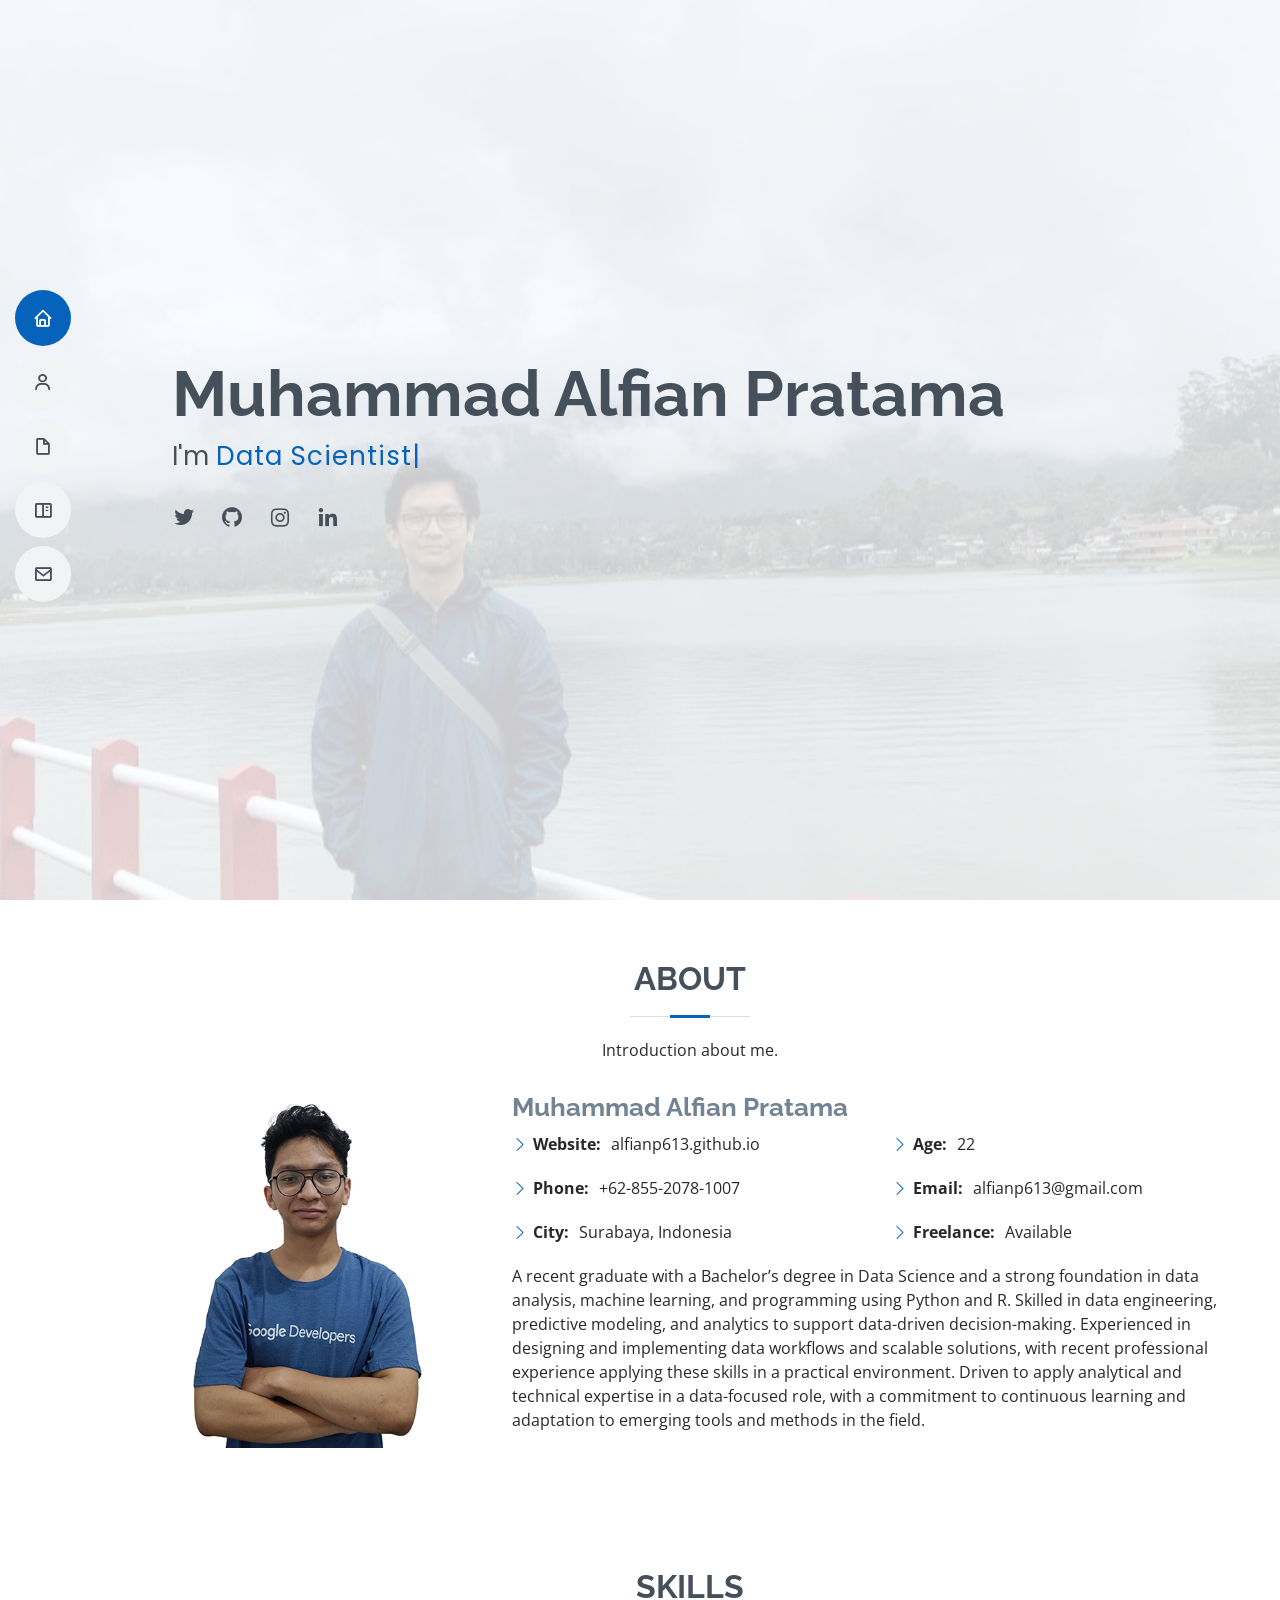
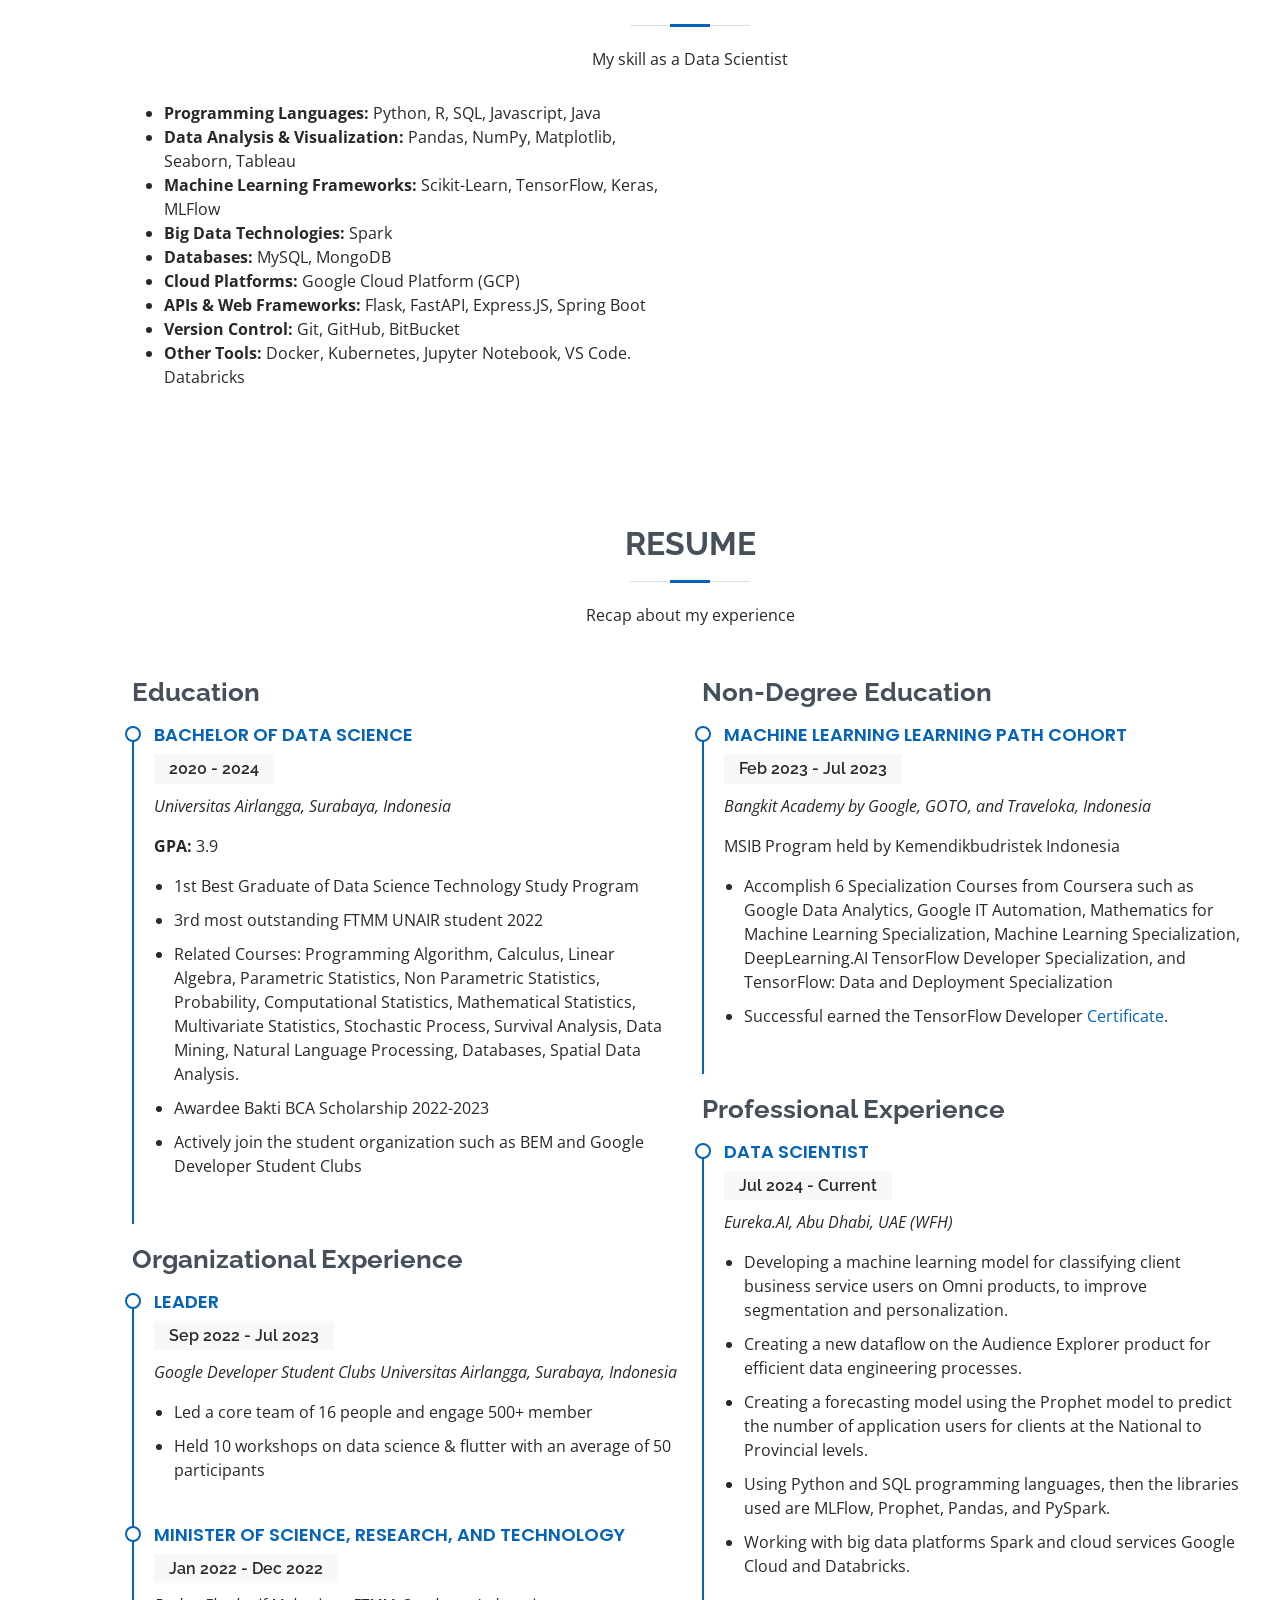
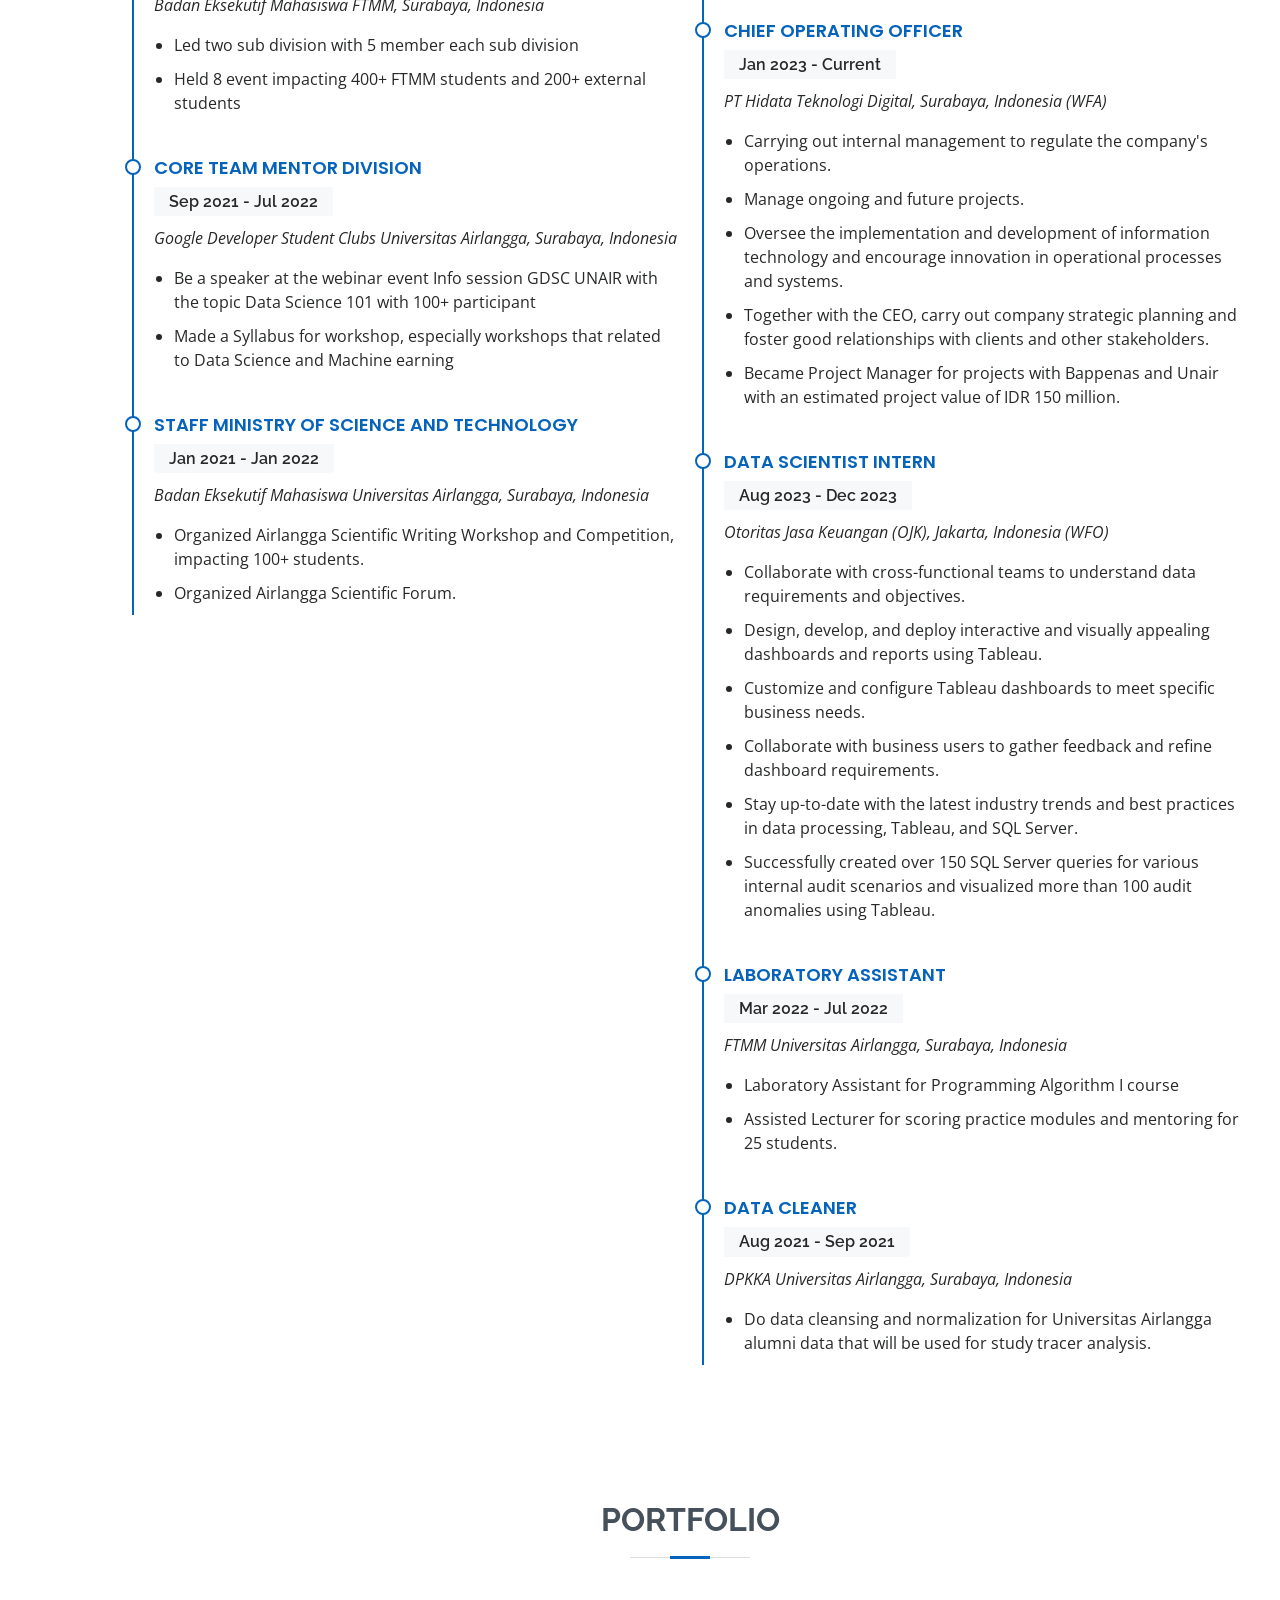
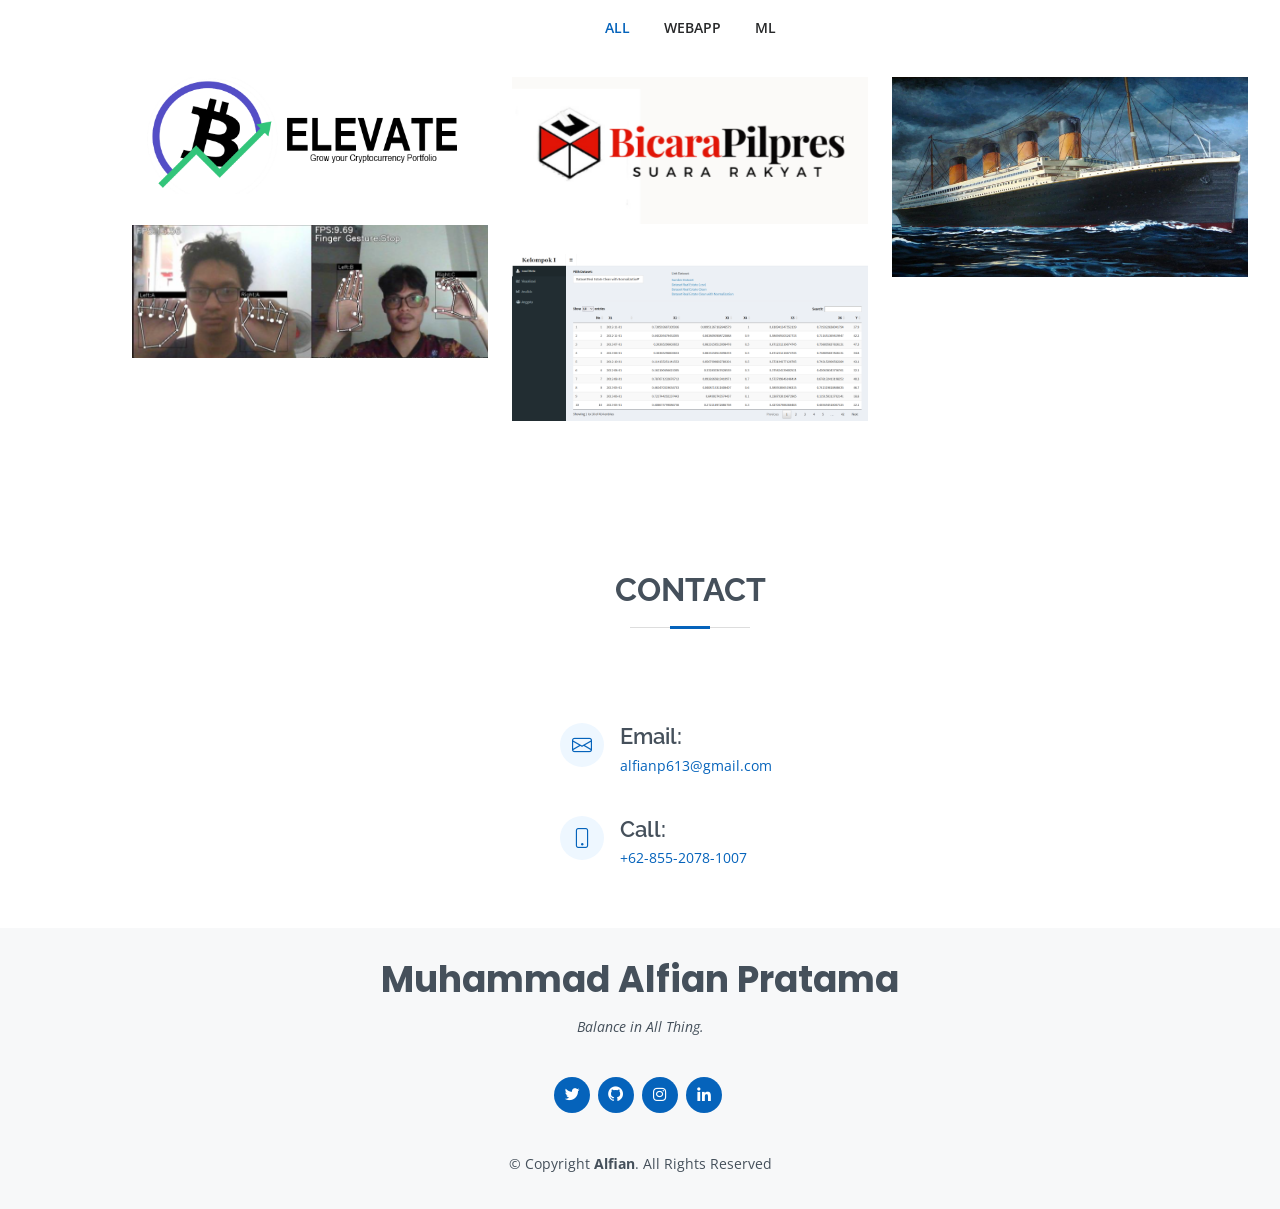
<file: index.html>
<!DOCTYPE html>
<html lang="en">
  <head>
    <meta charset="utf-8" />
    <meta content="width=device-width, initial-scale=1.0" name="viewport" />

    <title>Muhammad Alfian Pratama</title>
    <meta content="" name="description" />
    <meta content="" name="keywords" />

    <!-- Favicons -->
    <link href="assets/img/favicon.png" rel="icon" />
    <link href="assets/img/apple-touch-icon.png" rel="apple-touch-icon" />

    <!-- Google Fonts -->
    <link href="https://fonts.googleapis.com/css?family=Open+Sans:300,300i,400,400i,600,600i,700,700i|Raleway:300,300i,400,400i,500,500i,600,600i,700,700i|Poppins:300,300i,400,400i,500,500i,600,600i,700,700i" rel="stylesheet" />

    <!-- Vendor CSS Files -->
    <link href="assets/vendor/aos/aos.css" rel="stylesheet" />
    <link href="assets/vendor/bootstrap/css/bootstrap.min.css" rel="stylesheet" />
    <link href="assets/vendor/bootstrap-icons/bootstrap-icons.css" rel="stylesheet" />
    <link href="assets/vendor/boxicons/css/boxicons.min.css" rel="stylesheet" />
    <link href="assets/vendor/glightbox/css/glightbox.min.css" rel="stylesheet" />
    <link href="assets/vendor/swiper/swiper-bundle.min.css" rel="stylesheet" />

    <!-- Template Main CSS File -->
    <link href="assets/css/style.css" rel="stylesheet" />

    <!-- =======================================================
  * Template Name: MyResume
  * Updated: Mar 10 2023 with Bootstrap v5.2.3
  * Template URL: https://bootstrapmade.com/free-html-bootstrap-template-my-resume/
  * Author: BootstrapMade.com
  * License: https://bootstrapmade.com/license/
  ======================================================== -->
  </head>

  <body>
    <!-- ======= Mobile nav toggle button ======= -->
    <!-- <button type="button" class="mobile-nav-toggle d-xl-none"><i class="bi bi-list mobile-nav-toggle"></i></button> -->
    <i class="bi bi-list mobile-nav-toggle d-lg-none"></i>
    <!-- ======= Header ======= -->
    <header id="header" class="d-flex flex-column justify-content-center">
      <nav id="navbar" class="navbar nav-menu">
        <ul>
          <li>
            <a href="#hero" class="nav-link scrollto active"><i class="bx bx-home"></i> <span>Home</span></a>
          </li>
          <li>
            <a href="#about" class="nav-link scrollto"><i class="bx bx-user"></i> <span>About</span></a>
          </li>
          <li>
            <a href="#resume" class="nav-link scrollto"><i class="bx bx-file-blank"></i> <span>Resume</span></a>
          </li>
          <li>
            <a href="#portfolio" class="nav-link scrollto"><i class="bx bx-book-content"></i> <span>Portfolio</span></a>
          </li>
          <!-- <li>
            <a href="#services" class="nav-link scrollto"><i class="bx bx-server"></i> <span>Services</span></a>
          </li> -->
          <li>
            <a href="#contact" class="nav-link scrollto"><i class="bx bx-envelope"></i> <span>Contact</span></a>
          </li>
        </ul>
      </nav>
      <!-- .nav-menu -->
    </header>
    <!-- End Header -->

    <!-- ======= Hero Section ======= -->
    <section id="hero" class="d-flex flex-column justify-content-center">
      <div class="container" data-aos="zoom-in" data-aos-delay="100">
        <h1>Muhammad Alfian Pratama</h1>
        <p>I'm <span class="typed" data-typed-items=" Data Scientist, Data Engineer, Data Analyst, Machine Learning Engineer, Project Manager, Traveler"></span></p>
        <div class="social-links">
          <a href="https://twitter.com/malpr_" class="twitter" target="_blank"><i class="bx bxl-twitter"></i></a>
          <a href="https://github.com/alfianp613" class="github" target="_blank"><i class="bx bxl-github"></i></a>
          <a href="https://www.instagram.com/alfianpratamaa_/" class="instagram" target="_blank"><i class="bx bxl-instagram"></i></a>
          <a href="https://www.linkedin.com/in/muhammadalfianpratama/" class="linkedin" target="_blank"><i class="bx bxl-linkedin"></i></a>
        </div>
      </div>
    </section>
    <!-- End Hero -->

    <main id="main">
      <!-- ======= About Section ======= -->
      <section id="about" class="about">
        <div class="container" data-aos="fade-up">
          <div class="section-title">
            <h2>About</h2>
            <p>Introduction about me.</p>
          </div>

          <div class="row">
            <div class="col-lg-4">
              <img src="assets/img/profile-img.png" class="img-fluid" alt="" />
            </div>
            <div class="col-lg-8 pt-4 pt-lg-0 content">
              <h3 class="justify-content-center">Muhammad Alfian Pratama</h3>
              <!-- <p class="fst-italic">Lorem ipsum dolor sit amet, consectetur adipiscing elit, sed do eiusmod tempor incididunt ut labore et dolore magna aliqua.</p> -->
              <div class="row">
                <div class="col-lg-6">
                  <ul>
                    <li><i class="bi bi-chevron-right"></i> <strong>Website:</strong> <span>alfianp613.github.io</span></li>
                    <li><i class="bi bi-chevron-right"></i> <strong>Phone:</strong> <span>+62-855-2078-1007</span></li>
                    <li><i class="bi bi-chevron-right"></i> <strong>City:</strong> <span>Surabaya, Indonesia</span></li>
                  </ul>
                </div>
                <div class="col-lg-6">
                  <ul>
                    <li><i class="bi bi-chevron-right"></i> <strong>Age:</strong> <span>22</span></li>
                    <li><i class="bi bi-chevron-right"></i> <strong>Email:</strong> <span>alfianp613@gmail.com</span></li>
                    <li><i class="bi bi-chevron-right"></i> <strong>Freelance:</strong> <span>Available</span></li>
                  </ul>
                </div>
              </div>
              <p>
                A recent graduate with a Bachelor’s degree in Data Science and a strong foundation in data analysis, machine learning, and programming using Python and R. Skilled in data engineering, predictive modeling, and analytics to
                support data-driven decision-making. Experienced in designing and implementing data workflows and scalable solutions, with recent professional experience applying these skills in a practical environment. Driven to apply
                analytical and technical expertise in a data-focused role, with a commitment to continuous learning and adaptation to emerging tools and methods in the field.
              </p>
            </div>
          </div>
        </div>
      </section>
      <!-- End About Section -->

      <!-- ======= Facts Section ======= -->
      <!-- <section id="facts" class="facts">
        <div class="container" data-aos="fade-up">
          <div class="section-title">
            <h2>Facts</h2>
            <p>
              Magnam dolores commodi suscipit. Necessitatibus eius consequatur ex aliquid fuga eum quidem. Sit sint consectetur velit. Quisquam quos quisquam cupiditate. Et nemo qui impedit suscipit alias ea. Quia fugiat sit in iste
              officiis commodi quidem hic quas.
            </p>
          </div>

          <div class="row">
            <div class="col-lg-3 col-md-6">
              <div class="count-box">
                <i class="bi bi-emoji-smile"></i>
                <span data-purecounter-start="0" data-purecounter-end="232" data-purecounter-duration="1" class="purecounter"></span>
                <p>Happy Clients</p>
              </div>
            </div>

            <div class="col-lg-3 col-md-6 mt-5 mt-md-0">
              <div class="count-box">
                <i class="bi bi-journal-richtext"></i>
                <span data-purecounter-start="0" data-purecounter-end="521" data-purecounter-duration="1" class="purecounter"></span>
                <p>Projects</p>
              </div>
            </div>

            <div class="col-lg-3 col-md-6 mt-5 mt-lg-0">
              <div class="count-box">
                <i class="bi bi-headset"></i>
                <span data-purecounter-start="0" data-purecounter-end="1463" data-purecounter-duration="1" class="purecounter"></span>
                <p>Hours Of Support</p>
              </div>
            </div>

            <div class="col-lg-3 col-md-6 mt-5 mt-lg-0">
              <div class="count-box">
                <i class="bi bi-award"></i>
                <span data-purecounter-start="0" data-purecounter-end="25" data-purecounter-duration="1" class="purecounter"></span>
                <p>Awards</p>
              </div>
            </div>
          </div>
        </div>
      </section> -->
      <!-- End Facts Section --
      <!-- ======= Skills Section ======= -->
      <section id="skills" class="skills section-bg">
        <div class="container" data-aos="fade-up">
          <div class="section-title">
            <h2>Skills</h2>
            <p>My skill as a Data Scientist</p>
          </div>

          <div class="row skills-content">
            <div class="col-lg-6">
              <ul>
                <li><strong>Programming Languages:</strong> <span>Python, R, SQL, Javascript, Java</span></li>
                <li><strong>Data Analysis & Visualization:</strong> <span>Pandas, NumPy, Matplotlib, Seaborn, Tableau</span></li>
                <li><strong>Machine Learning Frameworks:</strong> <span>Scikit-Learn, TensorFlow, Keras, MLFlow</span></li>
                <li><strong>Big Data Technologies:</strong> <span>Spark</span></li>
                <li><strong>Databases:</strong> <span>MySQL, MongoDB</span></li>
                <li><strong>Cloud Platforms:</strong> <span>Google Cloud Platform (GCP)</span></li>
                <li><strong>APIs & Web Frameworks:</strong> <span>Flask, FastAPI, Express.JS, Spring Boot</span></li>
                <li><strong>Version Control:</strong> <span>Git, GitHub, BitBucket</span></li>
                <li><strong>Other Tools:</strong> <span>Docker, Kubernetes, Jupyter Notebook, VS Code. Databricks</span></li>
              </ul>
            </div>
          </div>
        </div>
      </section>
      <!-- End Skills Section -->

      <!-- ======= Resume Section ======= -->
      <section id="resume" class="resume">
        <div class="container" data-aos="fade-up">
          <div class="section-title">
            <h2>Resume</h2>
            <p>Recap about my experience</p>
          </div>

          <div class="row">
            <div class="col-lg-6">
              <h3 class="resume-title">Education</h3>
              <div class="resume-item">
                <h4>Bachelor of Data Science</h4>
                <h5>2020 - 2024</h5>
                <p><em>Universitas Airlangga, Surabaya, Indonesia</em></p>
                <p><strong>GPA:</strong> <span>3.9</span></p>
                <ul>
                  <li>1st Best Graduate of Data Science Technology Study Program</li>
                  <li>3rd most outstanding FTMM UNAIR student 2022</li>
                  <li>
                    Related Courses: Programming Algorithm, Calculus, Linear Algebra, Parametric Statistics, Non Parametric Statistics, Probability, Computational Statistics, Mathematical Statistics, Multivariate Statistics, Stochastic
                    Process, Survival Analysis, Data Mining, Natural Language Processing, Databases, Spatial Data Analysis.
                  </li>
                  <li>Awardee Bakti BCA Scholarship 2022-2023</li>
                  <li>Actively join the student organization such as BEM and Google Developer Student Clubs</li>
                </ul>
              </div>
              <h3 class="resume-title">Organizational Experience</h3>
              <div class="resume-item">
                <h4>Leader</h4>
                <h5>Sep 2022 - Jul 2023</h5>
                <p><em>Google Developer Student Clubs Universitas Airlangga, Surabaya, Indonesia </em></p>
                <ul>
                  <li>Led a core team of 16 people and engage 500+ member</li>
                  <li>Held 10 workshops on data science & flutter with an average of 50 participants</li>
                </ul>
              </div>
              <div class="resume-item">
                <h4>Minister of Science, Research, and Technology</h4>
                <h5>Jan 2022 - Dec 2022</h5>
                <p><em>Badan Eksekutif Mahasiswa FTMM, Surabaya, Indonesia </em></p>
                <ul>
                  <li>Led two sub division with 5 member each sub division</li>
                  <li>Held 8 event impacting 400+ FTMM students and 200+ external students</li>
                </ul>
              </div>
              <div class="resume-item">
                <h4>Core Team Mentor Division</h4>
                <h5>Sep 2021 - Jul 2022</h5>
                <p><em>Google Developer Student Clubs Universitas Airlangga, Surabaya, Indonesia </em></p>
                <ul>
                  <li>Be a speaker at the webinar event Info session GDSC UNAIR with the topic Data Science 101 with 100+ participant</li>
                  <li>Made a Syllabus for workshop, especially workshops that related to Data Science and Machine earning</li>
                </ul>
              </div>
              <div class="resume-item">
                <h4>Staff Ministry of Science and Technology</h4>
                <h5>Jan 2021 - Jan 2022</h5>
                <p><em>Badan Eksekutif Mahasiswa Universitas Airlangga, Surabaya, Indonesia </em></p>
                <ul>
                  <li>Organized Airlangga Scientific Writing Workshop and Competition, impacting 100+ students.</li>
                  <li>Organized Airlangga Scientific Forum.</li>
                </ul>
              </div>
            </div>
            <div class="col-lg-6">
              <h3 class="resume-title">Non-Degree Education</h3>
              <div class="resume-item">
                <h4>Machine Learning Learning Path Cohort</h4>
                <h5>Feb 2023 - Jul 2023</h5>
                <p><em>Bangkit Academy by Google, GOTO, and Traveloka, Indonesia</em></p>
                <p>MSIB Program held by Kemendikbudristek Indonesia</p>
                <ul>
                  <li>
                    Accomplish 6 Specialization Courses from Coursera such as Google Data Analytics, Google IT Automation, Mathematics for Machine Learning Specialization, Machine Learning Specialization, DeepLearning.AI TensorFlow
                    Developer Specialization, and TensorFlow: Data and Deployment Specialization
                  </li>
                  <li>Successful earned the TensorFlow Developer <a href="https://www.credential.net/7b55ae95-1c4c-4979-b8a4-37efd6d26d86" target="_blank">Certificate</a>.</li>
                </ul>
              </div>
              <h3 class="resume-title">Professional Experience</h3>
              <div class="resume-item">
                <h4>Data Scientist</h4>
                <h5>Jul 2024 - Current</h5>
                <p><em>Eureka.AI, Abu Dhabi, UAE (WFH)</em></p>
                <ul>
                  <li>Developing a machine learning model for classifying client business service users on Omni products, to improve segmentation and personalization.</li>
                  <li>Creating a new dataflow on the Audience Explorer product for efficient data engineering processes.</li>
                  <li>Creating a forecasting model using the Prophet model to predict the number of application users for clients at the National to Provincial levels.</li>
                  <li>Using Python and SQL programming languages, then the libraries used are MLFlow, Prophet, Pandas, and PySpark.</li>
                  <li>Working with big data platforms Spark and cloud services Google Cloud and Databricks.</li>
                </ul>
              </div>
              <div class="resume-item">
                <h4>Chief Operating Officer</h4>
                <h5>Jan 2023 - Current</h5>
                <p><em>PT Hidata Teknologi Digital, Surabaya, Indonesia (WFA)</em></p>
                <ul>
                  <li>Carrying out internal management to regulate the company's operations.</li>
                  <li>Manage ongoing and future projects.</li>
                  <li>Oversee the implementation and development of information technology and encourage innovation in operational processes and systems.</li>
                  <li>Together with the CEO, carry out company strategic planning and foster good relationships with clients and other stakeholders.</li>
                  <li>Became Project Manager for projects with Bappenas and Unair with an estimated project value of IDR 150 million.</li>
                </ul>
              </div>
              <div class="resume-item">
                <h4>Data Scientist Intern</h4>
                <h5>Aug 2023 - Dec 2023</h5>
                <p><em>Otoritas Jasa Keuangan (OJK), Jakarta, Indonesia (WFO)</em></p>
                <ul>
                  <li>Collaborate with cross-functional teams to understand data requirements and objectives.</li>
                  <li>Design, develop, and deploy interactive and visually appealing dashboards and reports using Tableau.</li>
                  <li>Customize and configure Tableau dashboards to meet specific business needs.</li>
                  <li>Collaborate with business users to gather feedback and refine dashboard requirements.</li>
                  <li>Stay up-to-date with the latest industry trends and best practices in data processing, Tableau, and SQL Server.</li>
                  <li>Successfully created over 150 SQL Server queries for various internal audit scenarios and visualized more than 100 audit anomalies using Tableau.</li>
                </ul>
              </div>
              <div class="resume-item">
                <h4>Laboratory Assistant</h4>
                <h5>Mar 2022 - Jul 2022</h5>
                <p><em>FTMM Universitas Airlangga, Surabaya, Indonesia </em></p>
                <ul>
                  <li>Laboratory Assistant for Programming Algorithm I course</li>
                  <li>Assisted Lecturer for scoring practice modules and mentoring for 25 students.</li>
                </ul>
              </div>
              <div class="resume-item">
                <h4>Data Cleaner</h4>
                <h5>Aug 2021 - Sep 2021</h5>
                <p><em>DPKKA Universitas Airlangga, Surabaya, Indonesia</em></p>
                <ul>
                  <li>Do data cleansing and normalization for Universitas Airlangga alumni data that will be used for study tracer analysis.</li>
                </ul>
              </div>
            </div>
          </div>
        </div>
      </section>
      <!-- End Resume Section -->

      <!-- ======= Portfolio Section ======= -->
      <section id="portfolio" class="portfolio section-bg">
        <div class="container" data-aos="fade-up">
          <div class="section-title">
            <h2>Portfolio</h2>
            <!-- <p>My portfolio</p> -->
          </div>

          <div class="row">
            <div class="col-lg-12 d-flex justify-content-center" data-aos="fade-up" data-aos-delay="100">
              <ul id="portfolio-flters">
                <li data-filter="*" class="filter-active">All</li>
                <li data-filter=".filter-webapp">Webapp</li>
                <li data-filter=".filter-ml">ML</li>
              </ul>
            </div>
          </div>

          <div class="row portfolio-container" data-aos="fade-up" data-aos-delay="200">
            <div class="col-lg-4 col-md-6 portfolio-item filter-webapp">
              <div class="portfolio-wrap">
                <img src="assets/img/portfolio/elevate.png" class="img-fluid" alt="" />
                <div class="portfolio-info">
                  <h4>Elevate</h4>
                  <p>Decision Support System for Cryptocurrencies Investing using Sentiment Analysis and Time Series Forecasting</p>
                  <div class="portfolio-links">
                    <a href="elevate_details.html" class="portfolio-details-lightbox" data-glightbox="type: external" title="Portfolio Details"><i class="bx bx-link"></i></a>
                  </div>
                </div>
              </div>
            </div>

            <div class="col-lg-4 col-md-6 portfolio-item filter-webapp">
              <div class="portfolio-wrap">
                <img src="assets/img/portfolio/bicarapilpres.png" class="img-fluid" alt="" />
                <div class="portfolio-info">
                  <h4>Bicara Pilpres</h4>
                  <p>Sentiment Analysis Dashboard for Indonesian Presidential Election 2024 Candidates</p>
                  <div class="portfolio-links">
                    <a href="bicarapilpres_details.html" class="portfolio-details-lightbox" data-glightbox="type: external" title="Portfolio Details"><i class="bx bx-link"></i></a>
                  </div>
                </div>
              </div>
            </div>

            <div class="col-lg-4 col-md-6 portfolio-item filter-ml">
              <div class="portfolio-wrap">
                <img src="assets/img/portfolio/titanic.jpg" class="img-fluid" alt="" />
                <div class="portfolio-info">
                  <h4>Titanic</h4>
                  <p>Titanic Machine Learning Models</p>
                  <div class="portfolio-links">
                    <a href="titanic_details.html" class="portfolio-details-lightbox" data-glightbox="type: external" title="Portfolio Details"><i class="bx bx-link"></i></a>
                  </div>
                </div>
              </div>
            </div>

            <div class="col-lg-4 col-md-6 portfolio-item filter-ml">
              <div class="portfolio-wrap">
                <img src="assets/img/portfolio/sign.png" class="img-fluid" alt="" />
                <div class="portfolio-info">
                  <h4>Sign Language Classification</h4>
                  <p>SIBI (Sistem Bahasa Isyarat Indonesia) Sign Language Alphabetic Classification using Mediapipe</p>
                  <div class="portfolio-links">
                    <a href="sibi_details.html" class="portfolio-details-lightbox" data-glightbox="type: external" title="Portfolio Details"><i class="bx bx-link"></i></a>
                  </div>
                </div>
              </div>
            </div>

            <div class="col-lg-4 col-md-6 portfolio-item filter-webapp">
              <div class="portfolio-wrap">
                <img src="assets/img/portfolio/real_estate.png" class="img-fluid" alt="" />
                <div class="portfolio-info">
                  <h4>Real Estate Dashboard</h4>
                  <p>Real Estate Dashboard Analysis</p>
                  <div class="portfolio-links">
                    <a href="real_details.html" class="portfolio-details-lightbox" data-glightbox="type: external" title="Portfolio Details"><i class="bx bx-link"></i></a>
                  </div>
                </div>
              </div>
            </div>
            <!-- 
            <div class="col-lg-4 col-md-6 portfolio-item filter-web">
              <div class="portfolio-wrap">
                <img src="assets/img/portfolio/portfolio-5.jpg" class="img-fluid" alt="" />
                <div class="portfolio-info">
                  <h4>Web 2</h4>
                  <p>Web</p>
                  <div class="portfolio-links">
                    <a href="assets/img/portfolio/portfolio-5.jpg" data-gallery="portfolioGallery" class="portfolio-lightbox" title="Web 2"><i class="bx bx-plus"></i></a>
                    <a href="portfolio-details.html" class="portfolio-details-lightbox" data-glightbox="type: external" title="Portfolio Details"><i class="bx bx-link"></i></a>
                  </div>
                </div>
              </div>
            </div>

            <div class="col-lg-4 col-md-6 portfolio-item filter-app">
              <div class="portfolio-wrap">
                <img src="assets/img/portfolio/portfolio-6.jpg" class="img-fluid" alt="" />
                <div class="portfolio-info">
                  <h4>App 3</h4>
                  <p>App</p>
                  <div class="portfolio-links">
                    <a href="assets/img/portfolio/portfolio-6.jpg" data-gallery="portfolioGallery" class="portfolio-lightbox" title="App 3"><i class="bx bx-plus"></i></a>
                    <a href="portfolio-details.html" class="portfolio-details-lightbox" data-glightbox="type: external" title="Portfolio Details"><i class="bx bx-link"></i></a>
                  </div>
                </div>
              </div>
            </div>

            <div class="col-lg-4 col-md-6 portfolio-item filter-card">
              <div class="portfolio-wrap">
                <img src="assets/img/portfolio/portfolio-7.jpg" class="img-fluid" alt="" />
                <div class="portfolio-info">
                  <h4>Card 1</h4>
                  <p>Card</p>
                  <div class="portfolio-links">
                    <a href="assets/img/portfolio/portfolio-7.jpg" data-gallery="portfolioGallery" class="portfolio-lightbox" title="Card 1"><i class="bx bx-plus"></i></a>
                    <a href="portfolio-details.html" class="portfolio-details-lightbox" data-glightbox="type: external" title="Portfolio Details"><i class="bx bx-link"></i></a>
                  </div>
                </div>
              </div>
            </div>

            <div class="col-lg-4 col-md-6 portfolio-item filter-card">
              <div class="portfolio-wrap">
                <img src="assets/img/portfolio/portfolio-8.jpg" class="img-fluid" alt="" />
                <div class="portfolio-info">
                  <h4>Card 3</h4>
                  <p>Card</p>
                  <div class="portfolio-links">
                    <a href="assets/img/portfolio/portfolio-8.jpg" data-gallery="portfolioGallery" class="portfolio-lightbox" title="Card 3"><i class="bx bx-plus"></i></a>
                    <a href="portfolio-details.html" class="portfolio-details-lightbox" data-glightbox="type: external" title="Portfolio Details"><i class="bx bx-link"></i></a>
                  </div>
                </div>
              </div>
            </div>

            <div class="col-lg-4 col-md-6 portfolio-item filter-web">
              <div class="portfolio-wrap">
                <img src="assets/img/portfolio/portfolio-9.jpg" class="img-fluid" alt="" />
                <div class="portfolio-info">
                  <h4>Web 3</h4>
                  <p>Web</p>
                  <div class="portfolio-links">
                    <a href="assets/img/portfolio/portfolio-9.jpg" data-gallery="portfolioGallery" class="portfolio-lightbox" title="Web 3"><i class="bx bx-plus"></i></a>
                    <a href="portfolio-details.html" class="portfolio-details-lightbox" data-glightbox="type: external" title="Portfolio Details"><i class="bx bx-link"></i></a>
                  </div>
                </div>
              </div>
            </div> -->
          </div>
        </div>
      </section>
      <!-- End Portfolio Section -->

      <!-- ======= Services Section ======= -->
      <!-- <section id="services" class="services">
        <div class="container" data-aos="fade-up">
          <div class="section-title">
            <h2>Services</h2>
            <p>
              Magnam dolores commodi suscipit. Necessitatibus eius consequatur ex aliquid fuga eum quidem. Sit sint consectetur velit. Quisquam quos quisquam cupiditate. Et nemo qui impedit suscipit alias ea. Quia fugiat sit in iste
              officiis commodi quidem hic quas.
            </p>
          </div>

          <div class="row">
            <div class="col-lg-4 col-md-6 d-flex align-items-stretch" data-aos="zoom-in" data-aos-delay="100">
              <div class="icon-box iconbox-blue">
                <div class="icon">
                  <svg width="100" height="100" viewBox="0 0 600 600" xmlns="http://www.w3.org/2000/svg">
                    <path
                      stroke="none"
                      stroke-width="0"
                      fill="#f5f5f5"
                      d="M300,521.0016835830174C376.1290562159157,517.8887921683347,466.0731472004068,529.7835943286574,510.70327084640275,468.03025145048787C554.3714126377745,407.6079735673963,508.03601936045806,328.9844924480964,491.2728898941984,256.3432110539036C474.5976632858925,184.082847569629,479.9380746630129,96.60480741107993,416.23090153303,58.64404602377083C348.86323505073057,18.502131276798302,261.93793281208167,40.57373210992963,193.5410806939664,78.93577620505333C130.42746243093433,114.334589627462,98.30271207620316,179.96522072025542,76.75703585869454,249.04625023123273C51.97151888228291,328.5150500222984,13.704378332031375,421.85034740162234,66.52175969318436,486.19268352777647C119.04800174914682,550.1803526380478,217.28368757567262,524.383925680826,300,521.0016835830174"
                    ></path>
                  </svg>
                  <i class="bx bxl-dribbble"></i>
                </div>
                <h4><a href="">Lorem Ipsum</a></h4>
                <p>Voluptatum deleniti atque corrupti quos dolores et quas molestias excepturi</p>
              </div>
            </div>

            <div class="col-lg-4 col-md-6 d-flex align-items-stretch mt-4 mt-md-0" data-aos="zoom-in" data-aos-delay="200">
              <div class="icon-box iconbox-orange">
                <div class="icon">
                  <svg width="100" height="100" viewBox="0 0 600 600" xmlns="http://www.w3.org/2000/svg">
                    <path
                      stroke="none"
                      stroke-width="0"
                      fill="#f5f5f5"
                      d="M300,582.0697525312426C382.5290701553225,586.8405444964366,449.9789794690241,525.3245884688669,502.5850820975895,461.55621195738473C556.606425686781,396.0723002908107,615.8543463187945,314.28637112970534,586.6730223649479,234.56875336149918C558.9533121215079,158.8439757836574,454.9685369536778,164.00468322053177,381.49747125262974,130.76875717737553C312.15926192815925,99.40240125094834,248.97055460311594,18.661163978235184,179.8680185752513,50.54337015887873C110.5421016452524,82.52863877960104,119.82277516462835,180.83849132639028,109.12597500060166,256.43424936330496C100.08760227029461,320.3096726198365,92.17705696193138,384.0621239912766,124.79988738764834,439.7174275375508C164.83382741302287,508.01625554203684,220.96474134820875,577.5009287672846,300,582.0697525312426"
                    ></path>
                  </svg>
                  <i class="bx bx-file"></i>
                </div>
                <h4><a href="">Sed Perspiciatis</a></h4>
                <p>Duis aute irure dolor in reprehenderit in voluptate velit esse cillum dolore</p>
              </div>
            </div>

            <div class="col-lg-4 col-md-6 d-flex align-items-stretch mt-4 mt-lg-0" data-aos="zoom-in" data-aos-delay="300">
              <div class="icon-box iconbox-pink">
                <div class="icon">
                  <svg width="100" height="100" viewBox="0 0 600 600" xmlns="http://www.w3.org/2000/svg">
                    <path
                      stroke="none"
                      stroke-width="0"
                      fill="#f5f5f5"
                      d="M300,541.5067337569781C382.14930387511276,545.0595476570109,479.8736841581634,548.3450877840088,526.4010558755058,480.5488172755941C571.5218469581645,414.80211281144784,517.5187510058486,332.0715597781072,496.52539010469104,255.14436215662573C477.37192572678356,184.95920475031193,473.57363656557914,105.61284051026155,413.0603344069578,65.22779650032875C343.27470386102294,18.654635553484475,251.2091493199835,5.337323636656869,175.0934190732945,40.62881213300186C97.87086631185822,76.43348514350839,51.98124368387456,156.15599469081315,36.44837278890362,239.84606092416172C21.716077023791087,319.22268207091537,43.775223500013084,401.1760424656574,96.891909868211,461.97329694683043C147.22146801428983,519.5804099606455,223.5754009179313,538.201503339737,300,541.5067337569781"
                    ></path>
                  </svg>
                  <i class="bx bx-tachometer"></i>
                </div>
                <h4><a href="">Magni Dolores</a></h4>
                <p>Excepteur sint occaecat cupidatat non proident, sunt in culpa qui officia</p>
              </div>
            </div>

            <div class="col-lg-4 col-md-6 d-flex align-items-stretch mt-4" data-aos="zoom-in" data-aos-delay="100">
              <div class="icon-box iconbox-yellow">
                <div class="icon">
                  <svg width="100" height="100" viewBox="0 0 600 600" xmlns="http://www.w3.org/2000/svg">
                    <path
                      stroke="none"
                      stroke-width="0"
                      fill="#f5f5f5"
                      d="M300,503.46388370962813C374.79870501325706,506.71871716319447,464.8034551963731,527.1746412648533,510.4981551193396,467.86667711651364C555.9287308511215,408.9015244558933,512.6030010748507,327.5744911775523,490.211057578863,256.5855673507754C471.097692560561,195.9906835881958,447.69079081568157,138.11976852964426,395.19560036434837,102.3242989838813C329.3053358748298,57.3949838291264,248.02791733380457,8.279543830951368,175.87071277845988,42.242879143198664C103.41431057327972,76.34704239035025,93.79494320519305,170.9812938413882,81.28167332365135,250.07896920659033C70.17666984294237,320.27484674793965,64.84698225790005,396.69656628748305,111.28512138212992,450.4950937839243C156.20124167950087,502.5303643271138,231.32542653798444,500.4755392045468,300,503.46388370962813"
                    ></path>
                  </svg>
                  <i class="bx bx-layer"></i>
                </div>
                <h4><a href="">Nemo Enim</a></h4>
                <p>At vero eos et accusamus et iusto odio dignissimos ducimus qui blanditiis</p>
              </div>
            </div>

            <div class="col-lg-4 col-md-6 d-flex align-items-stretch mt-4" data-aos="zoom-in" data-aos-delay="200">
              <div class="icon-box iconbox-red">
                <div class="icon">
                  <svg width="100" height="100" viewBox="0 0 600 600" xmlns="http://www.w3.org/2000/svg">
                    <path
                      stroke="none"
                      stroke-width="0"
                      fill="#f5f5f5"
                      d="M300,532.3542879108572C369.38199826031484,532.3153073249985,429.10787420159085,491.63046689027357,474.5244479745417,439.17860296908856C522.8885846962883,383.3225815378663,569.1668002868075,314.3205725914397,550.7432151929288,242.7694973846089C532.6665558377875,172.5657663291529,456.2379748765914,142.6223662098291,390.3689995646985,112.34683881706744C326.66090330228417,83.06452184765237,258.84405631176094,53.51806209861945,193.32584062364296,78.48882559362697C121.61183558270385,105.82097193414197,62.805066853699245,167.19869350419734,48.57481801355237,242.6138429142374C34.843463184063346,315.3850353017275,76.69343916112496,383.4422959591041,125.22947124332185,439.3748458443577C170.7312796277747,491.8107796887764,230.57421082200815,532.3932930995766,300,532.3542879108572"
                    ></path>
                  </svg>
                  <i class="bx bx-slideshow"></i>
                </div>
                <h4><a href="">Dele Cardo</a></h4>
                <p>Quis consequatur saepe eligendi voluptatem consequatur dolor consequuntur</p>
              </div>
            </div>

            <div class="col-lg-4 col-md-6 d-flex align-items-stretch mt-4" data-aos="zoom-in" data-aos-delay="300">
              <div class="icon-box iconbox-teal">
                <div class="icon">
                  <svg width="100" height="100" viewBox="0 0 600 600" xmlns="http://www.w3.org/2000/svg">
                    <path
                      stroke="none"
                      stroke-width="0"
                      fill="#f5f5f5"
                      d="M300,566.797414625762C385.7384707136149,576.1784315230908,478.7894351017131,552.8928747891023,531.9192734346935,484.94944893311C584.6109503024035,417.5663521118492,582.489472248146,322.67544863468447,553.9536738515405,242.03673114598146C529.1557734026468,171.96086150256528,465.24506316201064,127.66468636344209,395.9583748389544,100.7403814666027C334.2173773831606,76.7482773500951,269.4350130405921,84.62216499799875,207.1952322260088,107.2889140133804C132.92018162631612,134.33871894543012,41.79353780512637,160.00259165414826,22.644507872594943,236.69541883565114C3.319112789854554,314.0945973066697,72.72355303640163,379.243833228382,124.04198916343866,440.3218312028393C172.9286146004772,498.5055451809895,224.45579914871206,558.5317968840102,300,566.797414625762"
                    ></path>
                  </svg>
                  <i class="bx bx-arch"></i>
                </div>
                <h4><a href="">Divera Don</a></h4>
                <p>Modi nostrum vel laborum. Porro fugit error sit minus sapiente sit aspernatur</p>
              </div>
            </div>
          </div>
        </div>
      </section> -->
      <!-- End Services Section -->

      <!-- ======= Testimonials Section ======= -->
      <!-- <section id="testimonials" class="testimonials section-bg">
        <div class="container" data-aos="fade-up">
          <div class="section-title">
            <h2>Testimonials</h2>
          </div>

          <div class="testimonials-slider swiper" data-aos="fade-up" data-aos-delay="100">
            <div class="swiper-wrapper">
              <div class="swiper-slide">
                <div class="testimonial-item">
                  <img src="assets/img/testimonials/testimonials-1.jpg" class="testimonial-img" alt="" />
                  <h3>Saul Goodman</h3>
                  <h4>Ceo &amp; Founder</h4>
                  <p>
                    <i class="bx bxs-quote-alt-left quote-icon-left"></i>
                    Proin iaculis purus consequat sem cure digni ssim donec porttitora entum suscipit rhoncus. Accusantium quam, ultricies eget id, aliquam eget nibh et. Maecen aliquam, risus at semper.
                    <i class="bx bxs-quote-alt-right quote-icon-right"></i>
                  </p>
                </div>
              </div>
              

              <div class="swiper-slide">
                <div class="testimonial-item">
                  <img src="assets/img/testimonials/testimonials-2.jpg" class="testimonial-img" alt="" />
                  <h3>Sara Wilsson</h3>
                  <h4>Designer</h4>
                  <p>
                    <i class="bx bxs-quote-alt-left quote-icon-left"></i>
                    Export tempor illum tamen malis malis eram quae irure esse labore quem cillum quid cillum eram malis quorum velit fore eram velit sunt aliqua noster fugiat irure amet legam anim culpa.
                    <i class="bx bxs-quote-alt-right quote-icon-right"></i>
                  </p>
                </div>
              </div>
              

              <div class="swiper-slide">
                <div class="testimonial-item">
                  <img src="assets/img/testimonials/testimonials-3.jpg" class="testimonial-img" alt="" />
                  <h3>Jena Karlis</h3>
                  <h4>Store Owner</h4>
                  <p>
                    <i class="bx bxs-quote-alt-left quote-icon-left"></i>
                    Enim nisi quem export duis labore cillum quae magna enim sint quorum nulla quem veniam duis minim tempor labore quem eram duis noster aute amet eram fore quis sint minim.
                    <i class="bx bxs-quote-alt-right quote-icon-right"></i>
                  </p>
                </div>
              </div>
              

              <div class="swiper-slide">
                <div class="testimonial-item">
                  <img src="assets/img/testimonials/testimonials-4.jpg" class="testimonial-img" alt="" />
                  <h3>Matt Brandon</h3>
                  <h4>Freelancer</h4>
                  <p>
                    <i class="bx bxs-quote-alt-left quote-icon-left"></i>
                    Fugiat enim eram quae cillum dolore dolor amet nulla culpa multos export minim fugiat minim velit minim dolor enim duis veniam ipsum anim magna sunt elit fore quem dolore labore illum veniam.
                    <i class="bx bxs-quote-alt-right quote-icon-right"></i>
                  </p>
                </div>
              </div>
              

              <div class="swiper-slide">
                <div class="testimonial-item">
                  <img src="assets/img/testimonials/testimonials-5.jpg" class="testimonial-img" alt="" />
                  <h3>John Larson</h3>
                  <h4>Entrepreneur</h4>
                  <p>
                    <i class="bx bxs-quote-alt-left quote-icon-left"></i>
                    Quis quorum aliqua sint quem legam fore sunt eram irure aliqua veniam tempor noster veniam enim culpa labore duis sunt culpa nulla illum cillum fugiat legam esse veniam culpa fore nisi cillum quid.
                    <i class="bx bxs-quote-alt-right quote-icon-right"></i>
                  </p>
                </div>
              </div>
              
            </div>
            <div class="swiper-pagination"></div>
          </div>
        </div>
      </section> -->
      <!-- End Testimonials Section -->
      <!-- ======= Contact Section ======= -->
      <section id="contact" class="contact">
        <div class="container" data-aos="fade-up">
          <div class="section-title">
            <h2>Contact</h2>
          </div>

          <div class="row mt-1 justify-content-center">
            <div class="col-lg-3 justify-content-center">
              <div class="info">
                <div class="email">
                  <i class="bi bi-envelope"></i>
                  <h4>Email:</h4>
                  <p><a href="mailto:alfianp613@gmail.com">alfianp613@gmail.com</a></p>
                </div>

                <div class="phone">
                  <i class="bi bi-phone"></i>
                  <h4>Call:</h4>
                  <p><a href="https://wa.me/6285520781007" target="_blank">+62-855-2078-1007</a></p>
                </div>
              </div>
            </div>

            <!-- <div class="col-lg-8 mt-5 mt-lg-0">
              <form action="forms/contact.php" method="post" role="form" class="php-email-form">
                <div class="row">
                  <div class="col-md-6 form-group">
                    <input type="text" name="name" class="form-control" id="name" placeholder="Your Name" required />
                  </div>
                  <div class="col-md-6 form-group mt-3 mt-md-0">
                    <input type="email" class="form-control" name="email" id="email" placeholder="Your Email" required />
                  </div>
                </div>
                <div class="form-group mt-3">
                  <input type="text" class="form-control" name="subject" id="subject" placeholder="Subject" required />
                </div>
                <div class="form-group mt-3">
                  <textarea class="form-control" name="message" rows="5" placeholder="Message" required></textarea>
                </div>
                <div class="my-3">
                  <div class="loading">Loading</div>
                  <div class="error-message"></div>
                  <div class="sent-message">Your message has been sent. Thank you!</div>
                </div>
                <div class="text-center"><button type="submit">Send Message</button></div>
              </form>
            </div> -->
          </div>
        </div>
      </section>
      <!-- End Contact Section -->
    </main>
    <!-- End #main -->

    <!-- ======= Footer ======= -->
    <footer id="footer">
      <div class="container">
        <h3>Muhammad Alfian Pratama</h3>
        <p>Balance in All Thing.</p>
        <div class="social-links">
          <a href="https://twitter.com/malpr_" class="twitter" target="_blank"><i class="bx bxl-twitter"></i></a>
          <a href="https://github.com/alfianp613" class="github" target="_blank"><i class="bx bxl-github"></i></a>
          <a href="https://www.instagram.com/alfianpratamaa_/" class="instagram" target="_blank"><i class="bx bxl-instagram"></i></a>
          <a href="https://www.linkedin.com/in/muhammadalfianpratama/" class="linkedin" target="_blank"><i class="bx bxl-linkedin"></i></a>
        </div>
        <div class="copyright">
          &copy; Copyright <strong><span>Alfian</span></strong
          >. All Rights Reserved
        </div>
      </div>
    </footer>
    <!-- End Footer -->

    <div id="preloader"></div>
    <a href="#" class="back-to-top d-flex align-items-center justify-content-center"><i class="bi bi-arrow-up-short"></i></a>

    <!-- Vendor JS Files -->
    <script src="assets/vendor/purecounter/purecounter_vanilla.js"></script>
    <script src="assets/vendor/aos/aos.js"></script>
    <script src="assets/vendor/bootstrap/js/bootstrap.bundle.min.js"></script>
    <script src="assets/vendor/glightbox/js/glightbox.min.js"></script>
    <script src="assets/vendor/isotope-layout/isotope.pkgd.min.js"></script>
    <script src="assets/vendor/swiper/swiper-bundle.min.js"></script>
    <script src="assets/vendor/typed.js/typed.min.js"></script>
    <script src="assets/vendor/waypoints/noframework.waypoints.js"></script>
    <script src="assets/vendor/php-email-form/validate.js"></script>

    <!-- Template Main JS File -->
    <script src="assets/js/main.js"></script>
  </body>
</html>
</file>
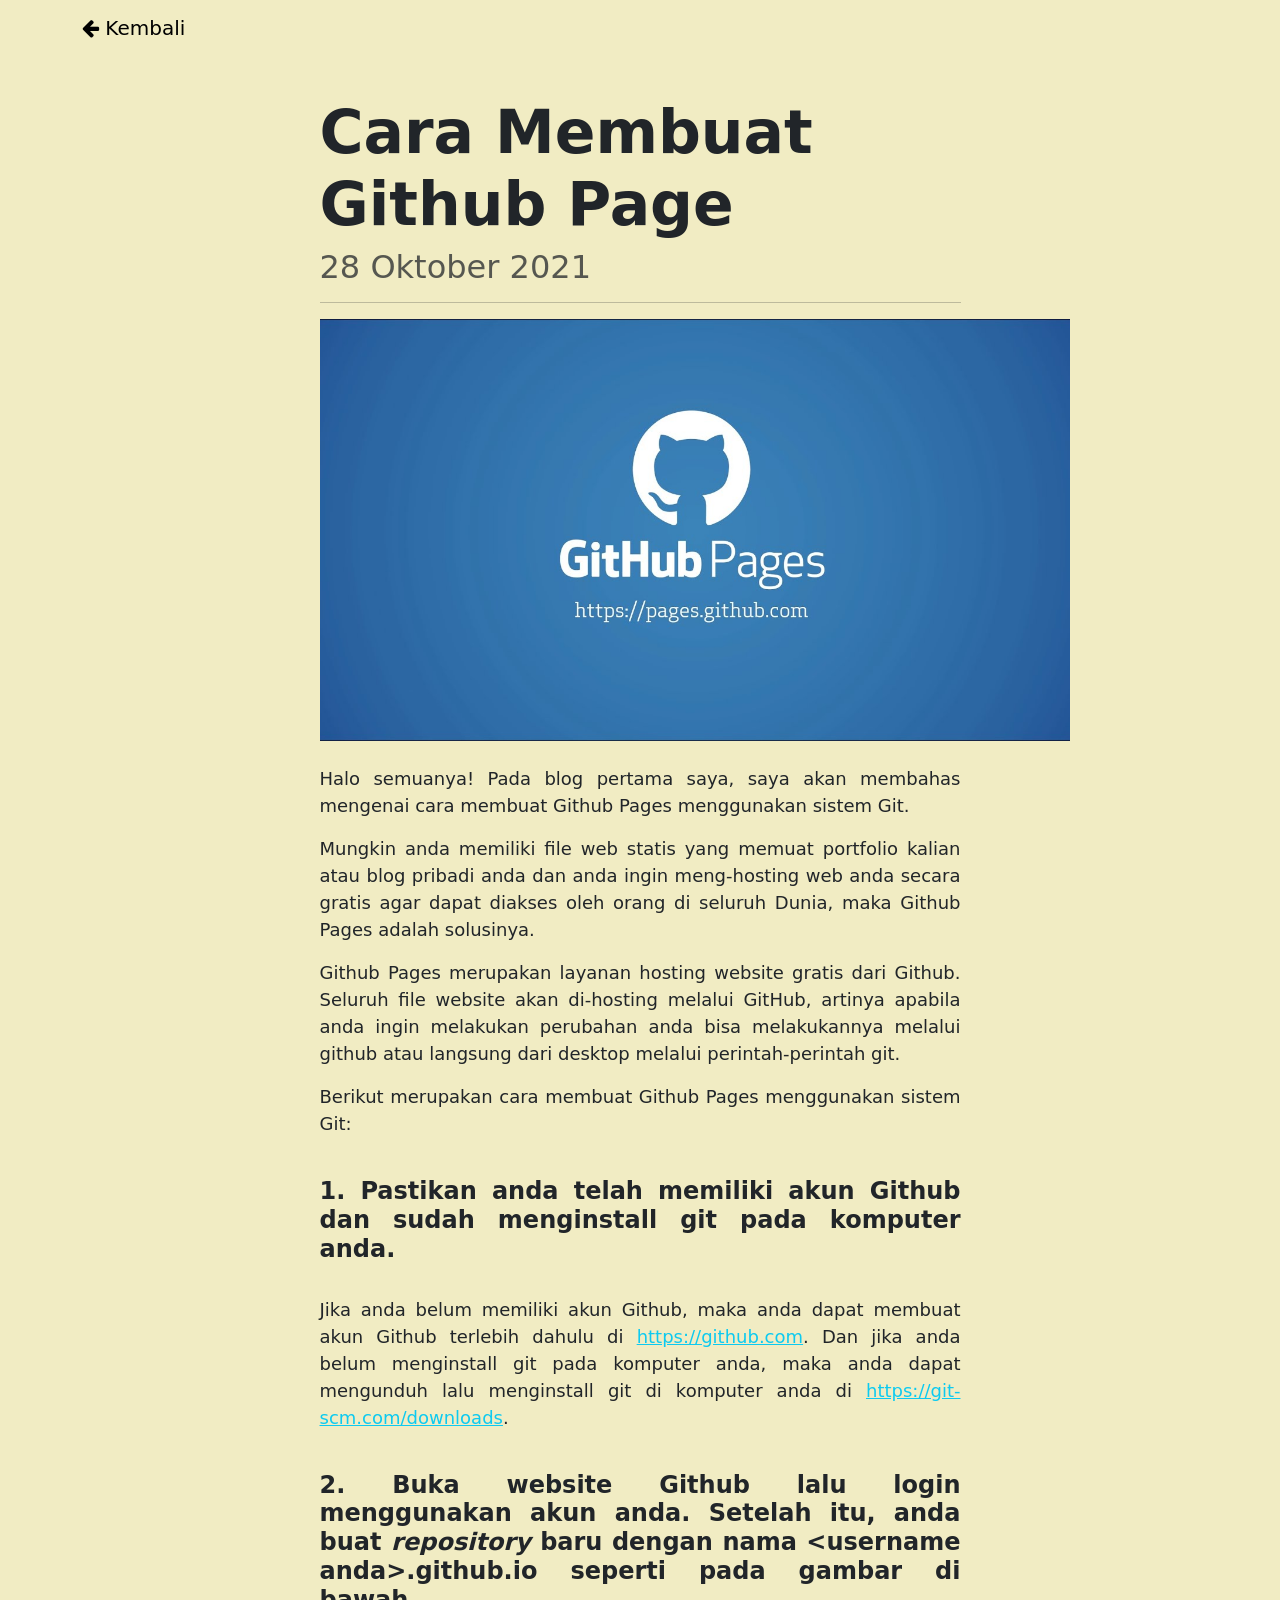
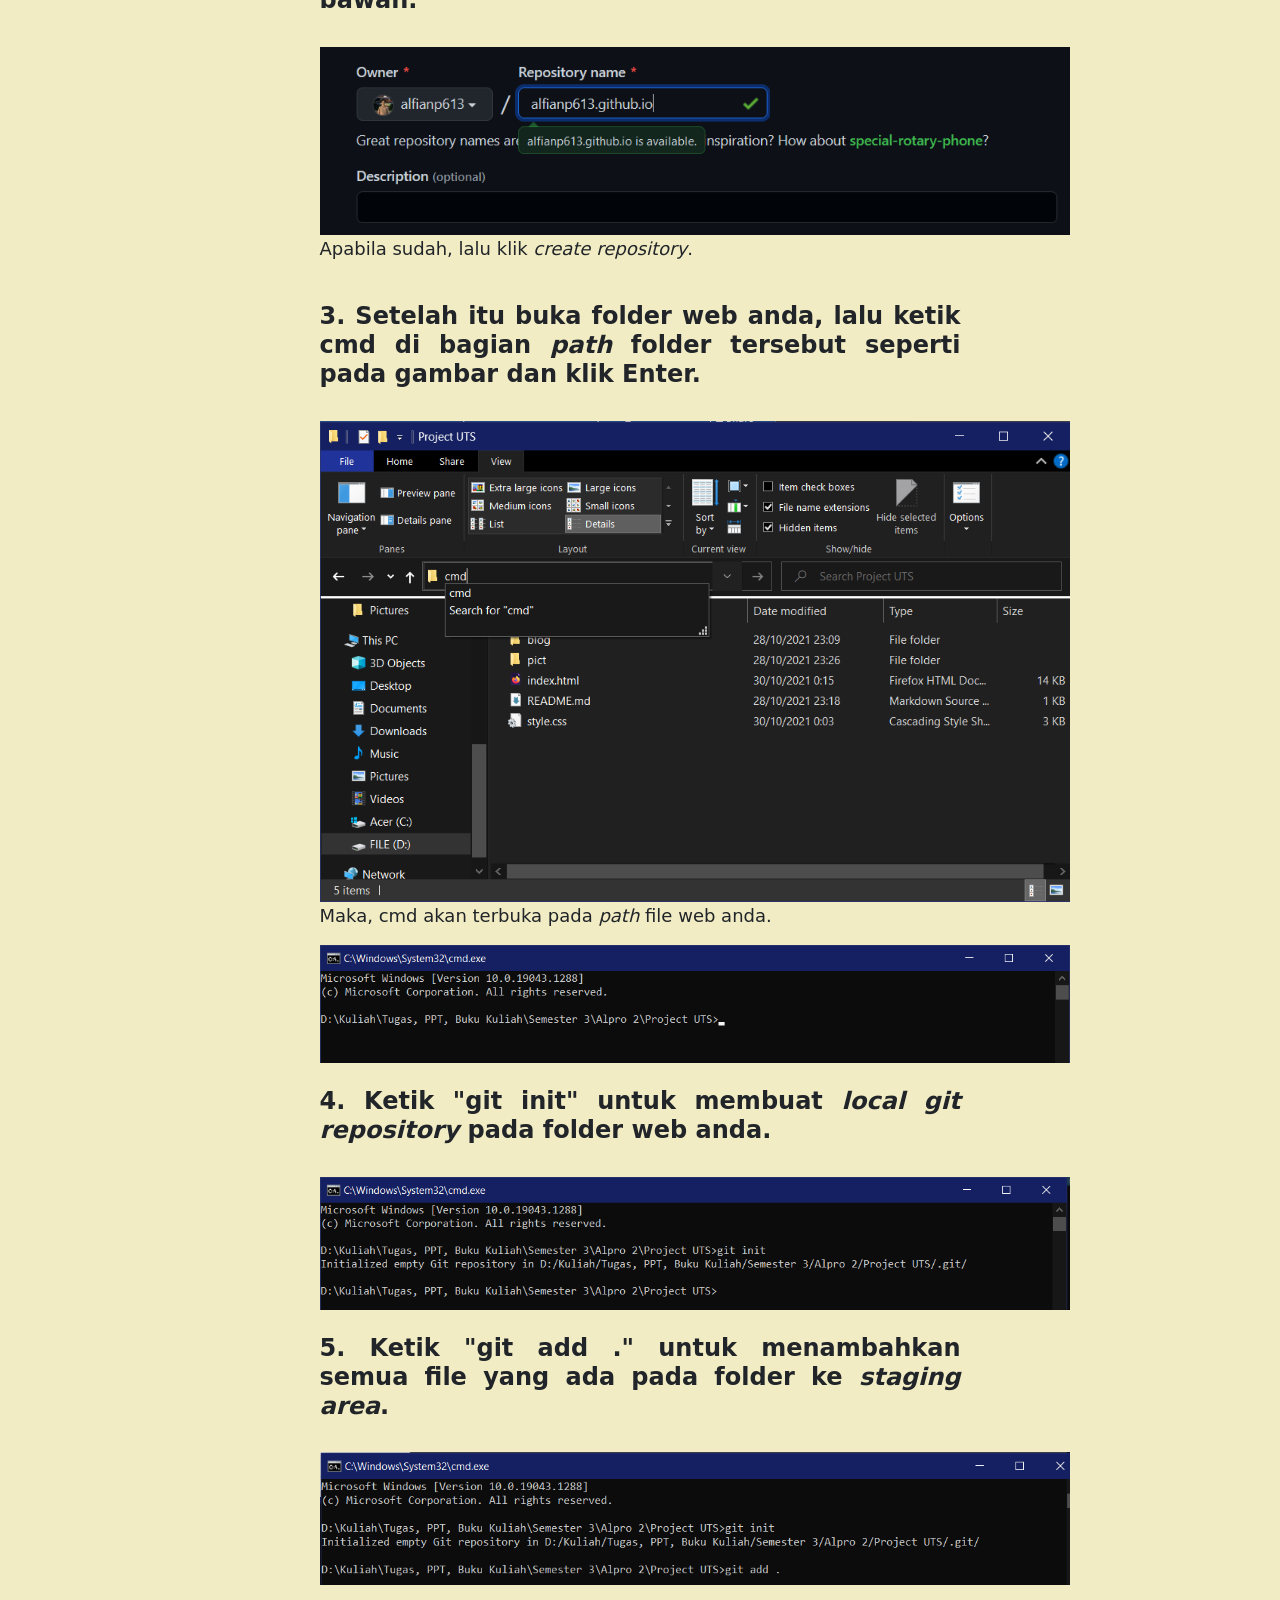
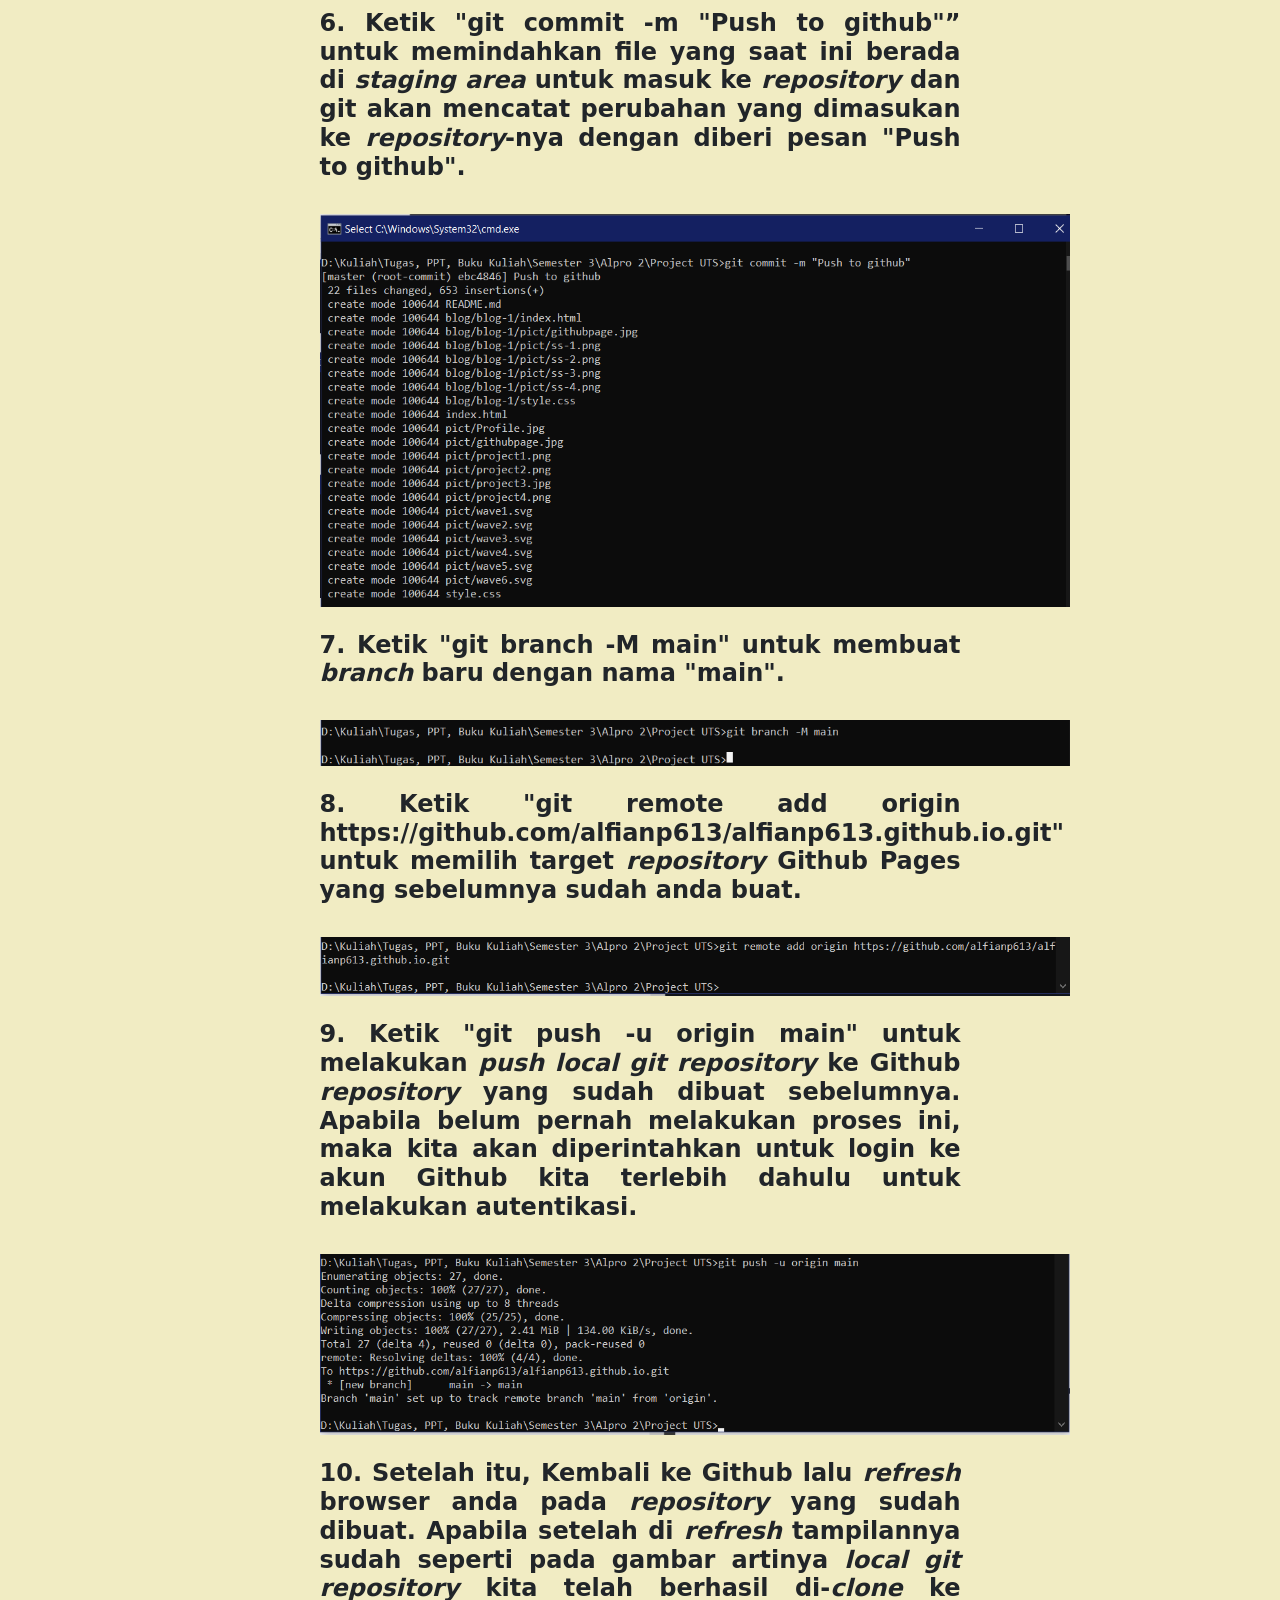
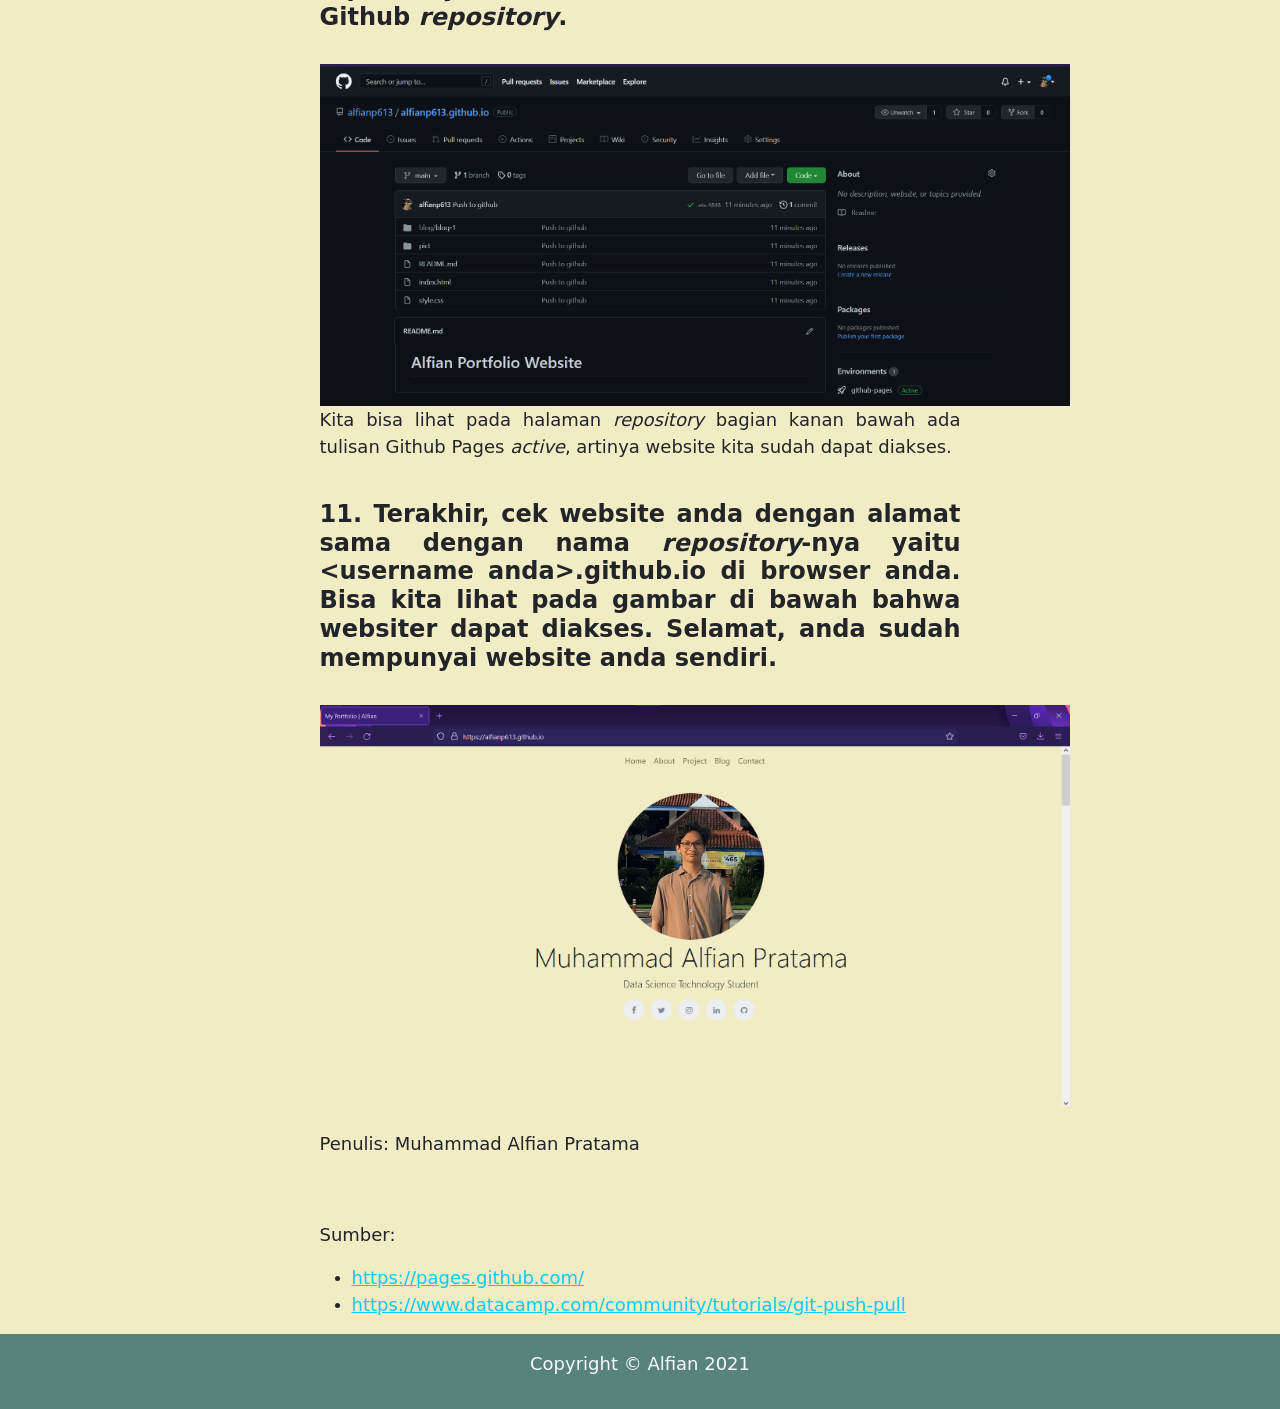
<file: blog/blog-1/index.html>
<!DOCTYPE html>
<html lang="id">
  <head>
    <!-- Required meta tags -->
    <meta charset="utf-8" />
    <meta name="viewport" content="width=device-width, initial-scale=1" />

    <!-- Bootstrap CSS -->
    <link
      href="https://cdn.jsdelivr.net/npm/bootstrap@5.0.2/dist/css/bootstrap.min.css"
      rel="stylesheet"
      integrity="sha384-EVSTQN3/azprG1Anm3QDgpJLIm9Nao0Yz1ztcQTwFspd3yD65VohhpuuCOmLASjC"
      crossorigin="anonymous"
    />
    <!-- My CSS -->
    <link rel="stylesheet" href="/style.css" />
    <!-- Blog CSS -->
    <link rel="stylesheet" href="style.css" />
    <!-- Icon CSS -->
    <link
      rel="stylesheet"
      href="https://cdnjs.cloudflare.com/ajax/libs/font-awesome/4.7.0/css/font-awesome.min.css"
    />
    <title>Cara Membuat Github Page</title>
  </head>
  <body id="body">
    <!-- Navbar -->
    <nav class="navbar navbar-expand-lg navbar-light fixed-top" id="main-nav">
      <div class="container">
        <a class="navbar-brand" href="https://alfianp613.github.io"
          ><i class="fa fa-arrow-left"></i> Kembali</a
        >
        <button
          class="navbar-toggler"
          type="button"
          data-bs-toggle="collapse"
          data-bs-target="#navbarNav"
          aria-controls="navbarNav"
          aria-expanded="false"
          aria-label="Toggle navigation"
        >
          <span class="navbar-toggler-icon"></span>
        </button>
      </div>
    </nav>
    <!-- End Navbar -->
    <!-- Header -->
    <div class="header">
      <div class="container">
        <div class="row justify-content-center">
          <div class="col-md-7">
            <h1 class="fw-bold" style="font-size: 60px">Cara Membuat Github Page</h1>
            <h2 class="text-muted">28 Oktober 2021</h2>
            <hr />
          </div>
        </div>
      </div>
    </div>
    <!-- End Header -->
    <!-- Isi -->
    <div class="isi">
      <div class="container">
        <div class="row justify-content-center">
          <div class="col-md-7">
            <img src="pict/githubpage.jpg" alt="githubpage" width="750" />
            <br>
            <br>
            <p>
              Halo semuanya! Pada blog pertama saya, saya akan membahas mengenai cara membuat Github Pages 
              menggunakan sistem Git.
            </p>
            <p>
              Mungkin anda memiliki file web statis yang memuat portfolio kalian atau blog pribadi anda dan anda 
              ingin meng-hosting web anda secara gratis agar dapat diakses oleh orang di seluruh Dunia, maka Github 
              Pages adalah solusinya.
            </p>
            <p>
              Github  Pages merupakan layanan hosting website gratis dari Github. Seluruh file website akan di-hosting 
              melalui GitHub, artinya apabila anda ingin melakukan perubahan anda bisa melakukannya melalui github atau 
              langsung dari desktop melalui perintah-perintah git.
            </p>
            <p>Berikut merupakan cara membuat Github Pages menggunakan sistem Git:</p>
            <br>
            <h3>
              1.	Pastikan anda telah memiliki akun Github dan sudah menginstall git pada komputer anda.
            </h3>
            <br>
            <p>
              Jika anda belum memiliki akun Github, maka anda dapat membuat akun Github terlebih
              dahulu di <a href="https://github.com" class="link-info">https://github.com</a>. Dan jika anda belum
              menginstall git pada komputer anda, maka anda dapat mengunduh lalu menginstall git di
              komputer anda di <a href="https://git-scm.com/downloads" class="link-info">https://git-scm.com/downloads</a>.
            </p>
            <br/>
            <h3>
              2.	Buka website Github lalu login menggunakan akun anda. Setelah itu, anda buat <i>repository</i> 
              baru dengan nama &lt;username anda&gt;.github.io seperti pada gambar di bawah.
            </h3>
            <br/>
            <img src="pict/ss-1.png" alt="github repository" width="750">
            <p>
              Apabila sudah, lalu klik <i>create repository</i>.
            </p>
            <br/>
            <h3>
              3.	Setelah itu buka folder web anda, lalu ketik cmd di bagian <i>path</i> 
              folder tersebut seperti pada gambar dan klik Enter.
            </h3>
            <br/>
            <img src="pict/ss-2.png" alt="folder web" width="750">
            <p>Maka, cmd akan terbuka pada <i>path</i> file web anda.</p>
            <img src="pict/ss-3.png" alt="cmd" width="750">
            
            <br>
            <br>
            <h3>
              4.	Ketik "git init" untuk membuat <i>local git repository</i> pada folder web anda.
            </h3>
            <br>
            <img src="pict/ss-4.png" alt="cmd git init" width="750">
            <br>
            <br>
            <h3>
              5.	Ketik "git add ." untuk menambahkan semua file yang ada pada folder ke <i>staging area</i>.
            </h3>
            <br>
            <img src="pict/ss-5.png" alt="cmd git add ." width="750">
            <br>
            <br>
            <h3>
              6.	Ketik "git commit -m "Push to github"” untuk memindahkan file yang saat ini berada di <i>staging area</i> 
              untuk masuk ke <i>repository</i> dan git akan mencatat perubahan yang dimasukan ke <i>repository</i>-nya dengan 
              diberi pesan "Push to github".
            </h3>
            <br>
            <img src="pict/ss-6.png" alt="cmd git commit" width="750">
            <br>
            <br>
            <h3>
              7.	Ketik "git branch -M main" untuk membuat <i>branch</i> baru dengan nama "main".
            </h3>
            <br>
            <img src="pict/ss-7.png" alt="cmd git branch" width="750">
            <br>
            <br>
            <h3>
              8.	Ketik "git remote add origin https://github.com/alfianp613/alfianp613.github.io.git" untuk memilih target 
              <i>repository</i> Github Pages yang sebelumnya sudah anda buat.
            </h3>
            <br>
            <img src="pict/ss-8.png" alt="cmd git remote" width="750">
            <br>
            <br>
            <h3>
              9.	Ketik "git push -u origin main" untuk melakukan <i>push local git repository</i> ke Github <i>repository</i> 
              yang sudah dibuat sebelumnya. Apabila belum pernah melakukan proses ini, maka kita akan diperintahkan untuk login ke akun 
              Github kita terlebih dahulu untuk melakukan autentikasi.
            </h3>
            <br>
            <img src="pict/ss-9.png" alt="cmd git push" width="750">
            <br>
            <br>
            <h3>
              10.	Setelah itu, Kembali ke Github lalu <i>refresh</i> browser anda pada <i>repository</i> yang sudah dibuat. 
              Apabila setelah di <i>refresh</i> tampilannya sudah seperti pada gambar artinya <i>local git repository</i> 
              kita telah berhasil di-<i>clone</i> ke Github <i>repository</i>.
            </h3>
            <br>
            <img src="pict/ss-10.png" alt="github repository" width="750">
            <p>
              Kita bisa lihat pada halaman <i>repository</i> bagian kanan bawah ada tulisan Github Pages <i>active</i>, 
              artinya website kita sudah dapat diakses.
            </p>
            <br>
            <h3>
              11.	Terakhir, cek website anda dengan alamat sama dengan nama <i>repository</i>-nya yaitu  
              &lt;username anda&gt;.github.io di browser anda. Bisa kita lihat pada gambar di bawah bahwa websiter 
              dapat diakses. Selamat, anda sudah mempunyai website anda sendiri.
            </h3>
            <br>
            <img src="pict/ss-11.png" alt="cmd git commit" width="750">
            <br>
            <br>
            <p>Penulis: Muhammad Alfian Pratama</p>
            <br>
            <br>
            <p>Sumber:</p>
            <ul>
              <li>
                <a href="https://pages.github.com/" class="link-info" target="_blank">
                  https://pages.github.com/
                </a>
              </li>
              <li>
                <a href="https://www.datacamp.com/community/tutorials/git-push-pull" 
                class="link-info" 
                target="_blank">
                https://www.datacamp.com/community/tutorials/git-push-pull
                </a>
              </li>
            </ul>
        </div>
      </div>
    </div>
    <!-- Akhir isi -->
    <!-- Footer -->
    <footer id="footer">
      <p class="text-center text-light">Copyright &copy; Alfian 2021</p>
    </footer>
    <!-- End Footer -->
  </body>
  <script>
    window.onscroll = function () {
      scrollFunction();
    };
    function scrollFunction() {
      if (document.body.scrollTop > 120 || document.documentElement.scrollTop > 120) {
        document.getElementById('main-nav').style.backgroundColor = 'rgba(81, 94, 99, 1)';
      } else {
        document.getElementById('main-nav').style.backgroundColor = 'rgba(81, 94, 99, 0)';
      }
    }
  </script>
  <script src="https://code.jquery.com/jquery-2.2.4.min.js"></script>
  <script>
    $(document).ready(function () {
      $(window).scroll(function () {
        var scroll = $(window).scrollTop();
        if (scroll > 120) {
          $('.navbar').addClass('navbar-dark');
          $('.navbar').removeClass('navbar-light');
        } else {
          $('.navbar').addClass('navbar-light');
          $('.navbar').removeClass('navbar-dark');
        }
      });
    });
  </script>
</html>
</file>
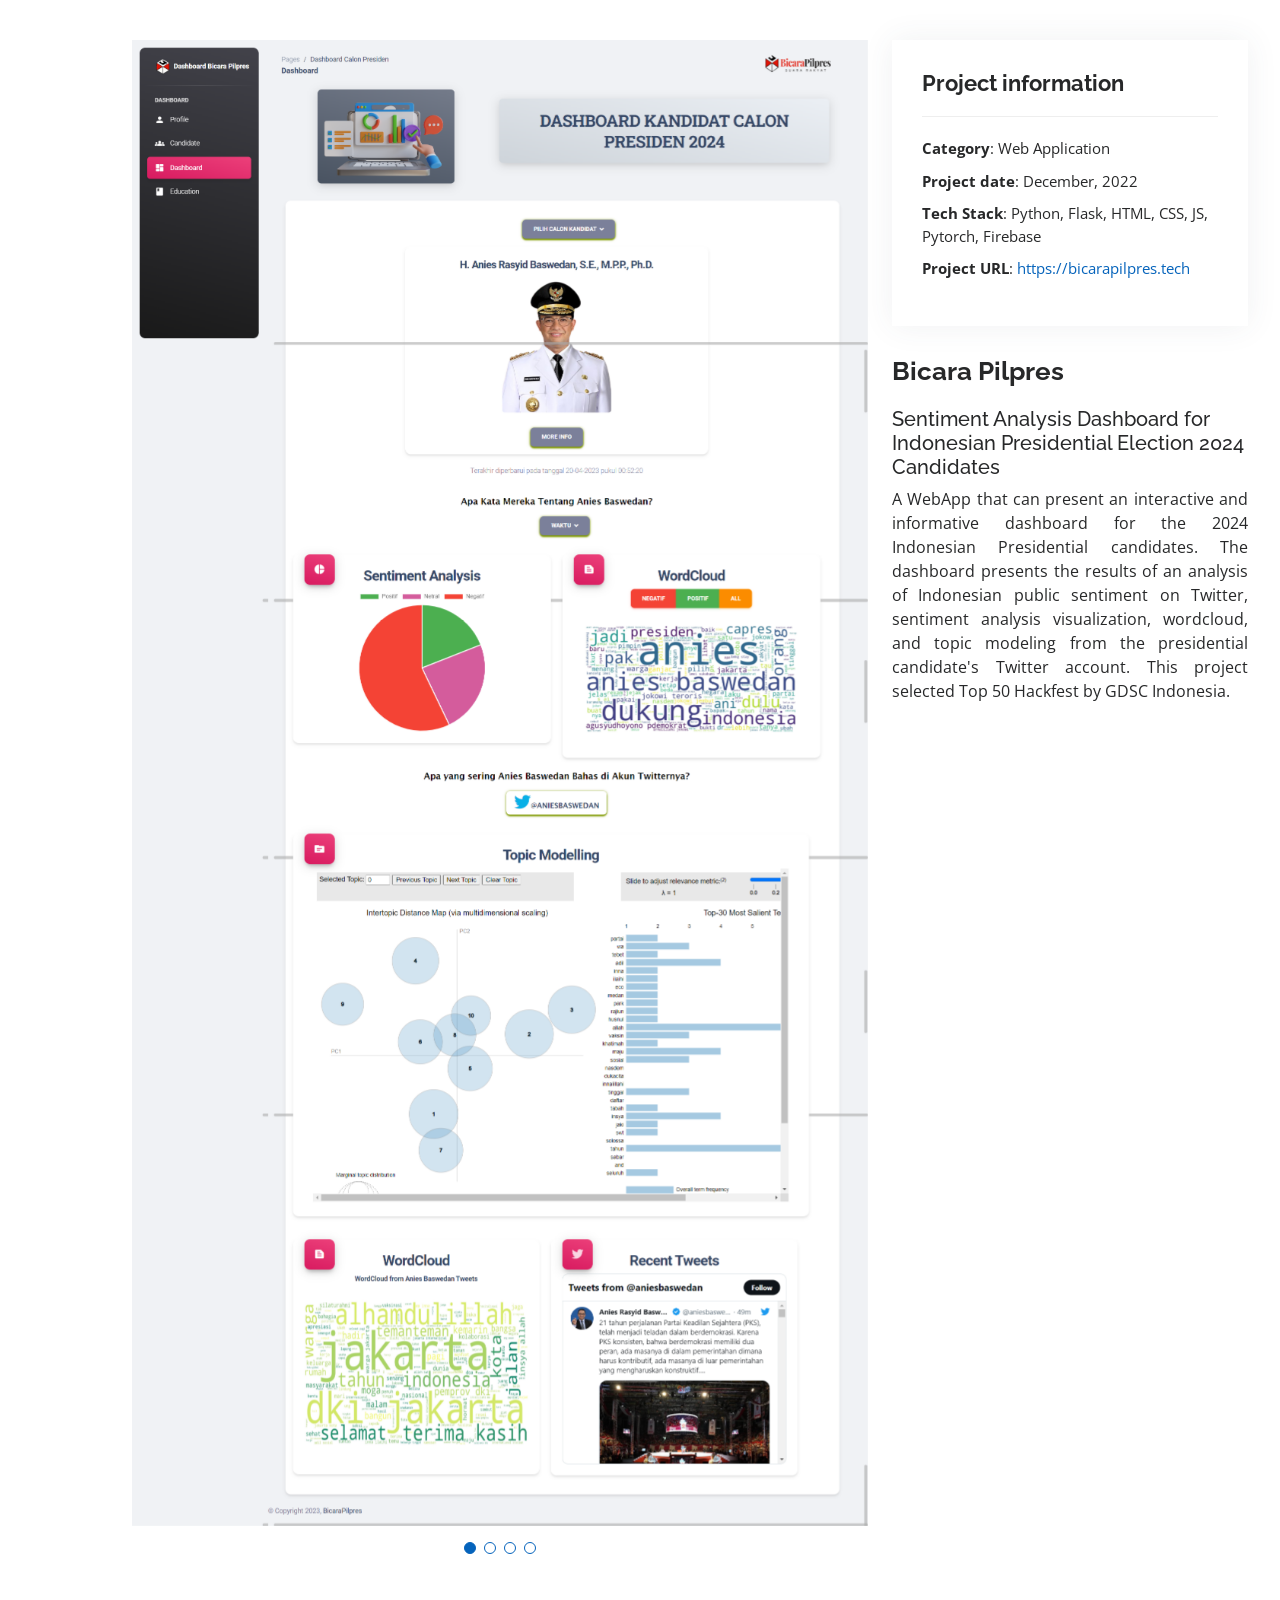
<file: bicarapilpres_details.html>
<!DOCTYPE html>
<html lang="en">
  <head>
    <meta charset="utf-8" />
    <meta content="width=device-width, initial-scale=1.0" name="viewport" />

    <title>Portfolio Details</title>
    <meta content="" name="description" />
    <meta content="" name="keywords" />

    <!-- Favicons -->
    <link href="assets/img/favicon.png" rel="icon" />
    <link href="assets/img/apple-touch-icon.png" rel="apple-touch-icon" />

    <!-- Google Fonts -->
    <link href="https://fonts.googleapis.com/css?family=Open+Sans:300,300i,400,400i,600,600i,700,700i|Raleway:300,300i,400,400i,500,500i,600,600i,700,700i|Poppins:300,300i,400,400i,500,500i,600,600i,700,700i" rel="stylesheet" />

    <!-- Vendor CSS Files -->
    <link href="assets/vendor/aos/aos.css" rel="stylesheet" />
    <link href="assets/vendor/bootstrap/css/bootstrap.min.css" rel="stylesheet" />
    <link href="assets/vendor/bootstrap-icons/bootstrap-icons.css" rel="stylesheet" />
    <link href="assets/vendor/boxicons/css/boxicons.min.css" rel="stylesheet" />
    <link href="assets/vendor/glightbox/css/glightbox.min.css" rel="stylesheet" />
    <link href="assets/vendor/swiper/swiper-bundle.min.css" rel="stylesheet" />

    <!-- Template Main CSS File -->
    <link href="assets/css/style.css" rel="stylesheet" />

    <!-- =======================================================
  * Template Name: MyResume
  * Updated: Mar 10 2023 with Bootstrap v5.2.3
  * Template URL: https://bootstrapmade.com/free-html-bootstrap-template-my-resume/
  * Author: BootstrapMade.com
  * License: https://bootstrapmade.com/license/
  ======================================================== -->
  </head>

  <body>
    <main id="main">
      <!-- ======= Portfolio Details Section ======= -->
      <section id="portfolio-details" class="portfolio-details">
        <div class="container">
          <div class="row gy-4">
            <div class="col-lg-8">
              <div class="portfolio-details-slider swiper">
                <div class="swiper-wrapper align-items-center">
                  <div class="swiper-slide">
                    <img src="assets/img/portfolio/pilpres_3.png" alt="" />
                  </div>

                  <div class="swiper-slide">
                    <img src="assets/img/portfolio/pilpres_1.png" alt="" />
                  </div>

                  <div class="swiper-slide">
                    <img src="assets/img/portfolio/pilpres_2.png" alt="" />
                  </div>
                  <div class="swiper-slide">
                    <img src="assets/img/portfolio/pilpres_4.png" alt="" />
                  </div>
                </div>
                <div class="swiper-pagination"></div>
              </div>
            </div>

            <div class="col-lg-4">
              <div class="portfolio-info">
                <h3>Project information</h3>
                <ul>
                  <li><strong>Category</strong>: Web Application</li>
                  <li><strong>Project date</strong>: December, 2022</li>
                  <li><strong>Tech Stack</strong>: Python, Flask, HTML, CSS, JS, Pytorch, Firebase</li>
                  <li><strong>Project URL</strong>: <a href="https://bicarapilpres.tech" target="_blank">https://bicarapilpres.tech</a></li>
                </ul>
              </div>
              <div class="portfolio-description">
                <h2>Bicara Pilpres</h2>
                <h5>Sentiment Analysis Dashboard for Indonesian Presidential Election 2024 Candidates</h5>
                <p style="text-align: justify">
                  A WebApp that can present an interactive and informative dashboard for the 2024 Indonesian Presidential candidates. The dashboard presents the results of an analysis of Indonesian public sentiment on Twitter, sentiment
                  analysis visualization, wordcloud, and topic modeling from the presidential candidate's Twitter account. This project selected Top 50 Hackfest by GDSC Indonesia.
                </p>
              </div>
            </div>
          </div>
        </div>
      </section>
      <!-- End Portfolio Details Section -->
    </main>
    <!-- End #main -->

    <div id="preloader"></div>
    <a href="#" class="back-to-top d-flex align-items-center justify-content-center"><i class="bi bi-arrow-up-short"></i></a>

    <!-- Vendor JS Files -->
    <script src="assets/vendor/purecounter/purecounter_vanilla.js"></script>
    <script src="assets/vendor/aos/aos.js"></script>
    <script src="assets/vendor/bootstrap/js/bootstrap.bundle.min.js"></script>
    <script src="assets/vendor/glightbox/js/glightbox.min.js"></script>
    <script src="assets/vendor/isotope-layout/isotope.pkgd.min.js"></script>
    <script src="assets/vendor/swiper/swiper-bundle.min.js"></script>
    <script src="assets/vendor/typed.js/typed.min.js"></script>
    <script src="assets/vendor/waypoints/noframework.waypoints.js"></script>
    <script src="assets/vendor/php-email-form/validate.js"></script>

    <!-- Template Main JS File -->
    <script src="assets/js/main.js"></script>
  </body>
</html>
</file>
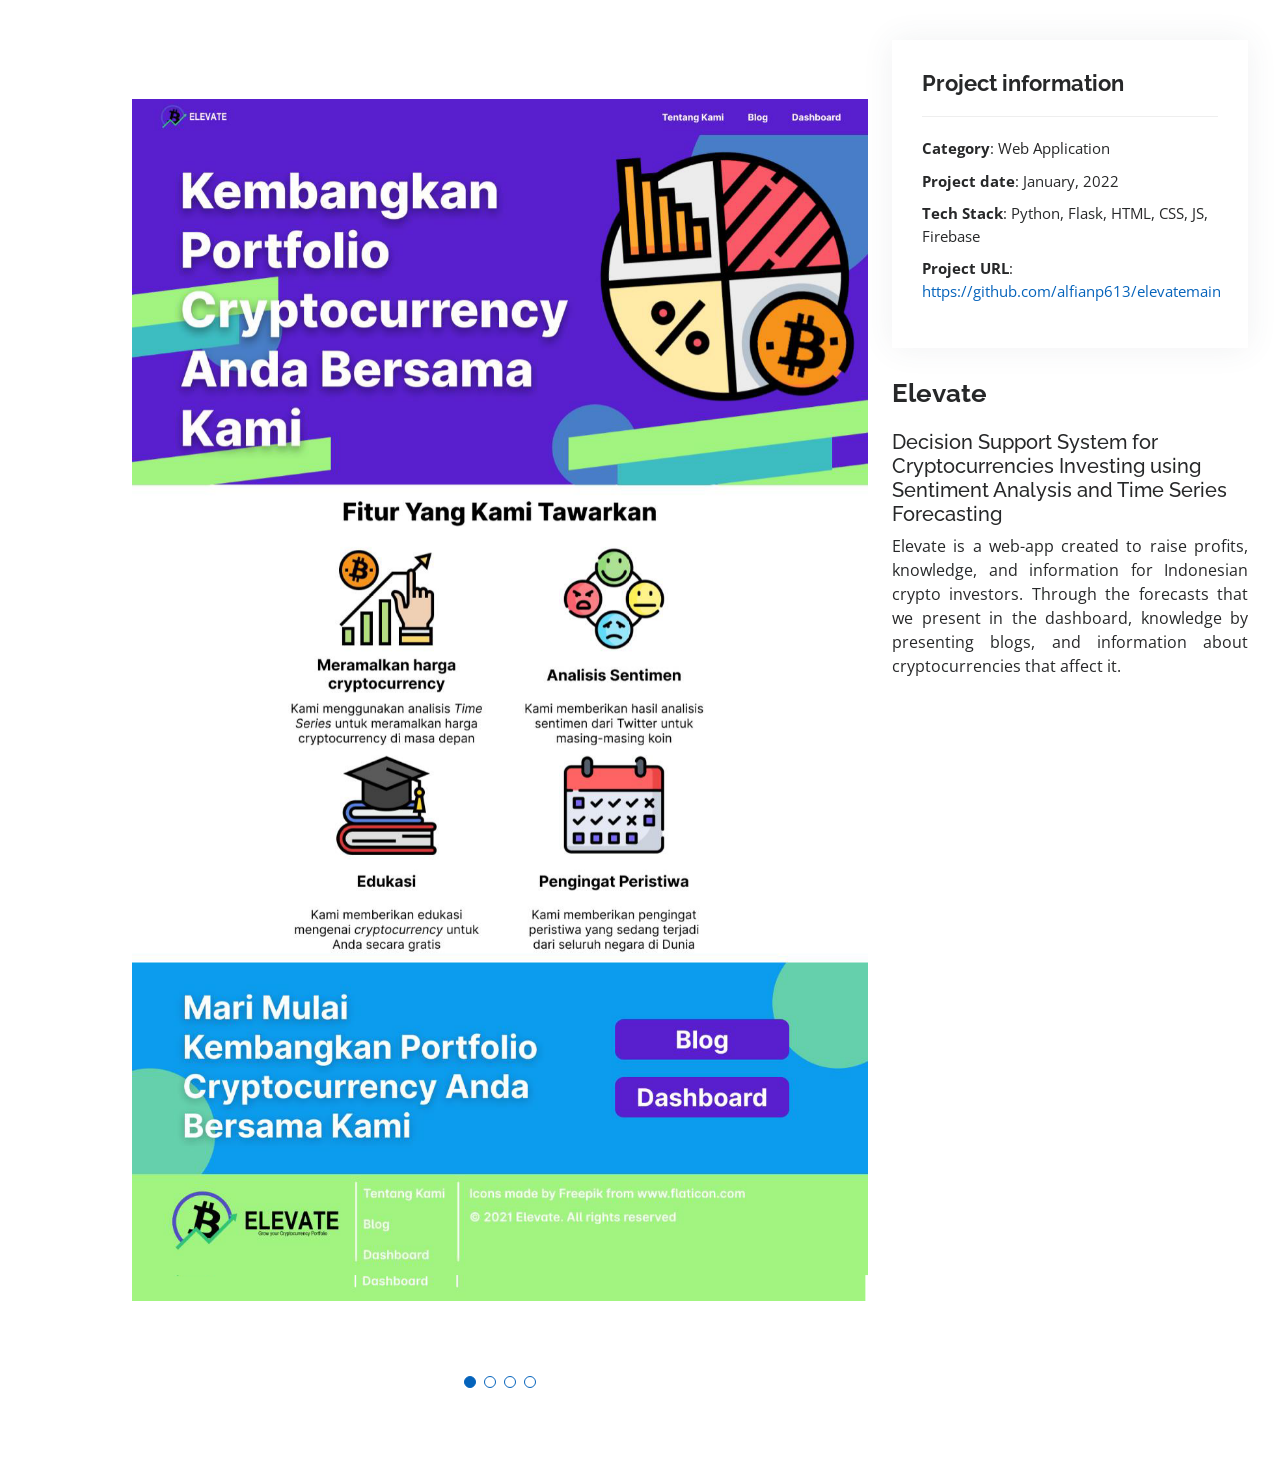
<file: elevate_details.html>
<!DOCTYPE html>
<html lang="en">
  <head>
    <meta charset="utf-8" />
    <meta content="width=device-width, initial-scale=1.0" name="viewport" />

    <title>Portfolio Details</title>
    <meta content="" name="description" />
    <meta content="" name="keywords" />

    <!-- Favicons -->
    <link href="assets/img/favicon.png" rel="icon" />
    <link href="assets/img/apple-touch-icon.png" rel="apple-touch-icon" />

    <!-- Google Fonts -->
    <link href="https://fonts.googleapis.com/css?family=Open+Sans:300,300i,400,400i,600,600i,700,700i|Raleway:300,300i,400,400i,500,500i,600,600i,700,700i|Poppins:300,300i,400,400i,500,500i,600,600i,700,700i" rel="stylesheet" />

    <!-- Vendor CSS Files -->
    <link href="assets/vendor/aos/aos.css" rel="stylesheet" />
    <link href="assets/vendor/bootstrap/css/bootstrap.min.css" rel="stylesheet" />
    <link href="assets/vendor/bootstrap-icons/bootstrap-icons.css" rel="stylesheet" />
    <link href="assets/vendor/boxicons/css/boxicons.min.css" rel="stylesheet" />
    <link href="assets/vendor/glightbox/css/glightbox.min.css" rel="stylesheet" />
    <link href="assets/vendor/swiper/swiper-bundle.min.css" rel="stylesheet" />

    <!-- Template Main CSS File -->
    <link href="assets/css/style.css" rel="stylesheet" />

    <!-- =======================================================
  * Template Name: MyResume
  * Updated: Mar 10 2023 with Bootstrap v5.2.3
  * Template URL: https://bootstrapmade.com/free-html-bootstrap-template-my-resume/
  * Author: BootstrapMade.com
  * License: https://bootstrapmade.com/license/
  ======================================================== -->
  </head>

  <body>
    <main id="main">
      <!-- ======= Portfolio Details Section ======= -->
      <section id="portfolio-details" class="portfolio-details">
        <div class="container">
          <div class="row gy-4">
            <div class="col-lg-8">
              <div class="portfolio-details-slider swiper">
                <div class="swiper-wrapper align-items-center">
                  <div class="swiper-slide">
                    <img src="assets/img/portfolio/elevate_1.png" alt="" />
                  </div>

                  <div class="swiper-slide">
                    <img src="assets/img/portfolio/elevate_2.png" alt="" />
                  </div>

                  <div class="swiper-slide">
                    <img src="assets/img/portfolio/elevate_3.png" alt="" />
                  </div>
                  <div class="swiper-slide">
                    <img src="assets/img/portfolio/elevate_4.png" alt="" />
                  </div>
                </div>
                <div class="swiper-pagination"></div>
              </div>
            </div>

            <div class="col-lg-4">
              <div class="portfolio-info">
                <h3>Project information</h3>
                <ul>
                  <li><strong>Category</strong>: Web Application</li>
                  <li><strong>Project date</strong>: January, 2022</li>
                  <li><strong>Tech Stack</strong>: Python, Flask, HTML, CSS, JS, Firebase</li>
                  <li><strong>Project URL</strong>: <a href="https://github.com/alfianp613/elevatemain" target="_blank">https://github.com/alfianp613/elevatemain</a></li>
                </ul>
              </div>
              <div class="portfolio-description">
                <h2>Elevate</h2>
                <h5>Decision Support System for Cryptocurrencies Investing using Sentiment Analysis and Time Series Forecasting</h5>
                <p style="text-align: justify">
                  Elevate is a web-app created to raise profits, knowledge, and information for Indonesian crypto investors. Through the forecasts that we present in the dashboard, knowledge by presenting blogs, and information about
                  cryptocurrencies that affect it.
                </p>
              </div>
            </div>
          </div>
        </div>
      </section>
      <!-- End Portfolio Details Section -->
    </main>
    <!-- End #main -->

    <div id="preloader"></div>
    <a href="#" class="back-to-top d-flex align-items-center justify-content-center"><i class="bi bi-arrow-up-short"></i></a>

    <!-- Vendor JS Files -->
    <script src="assets/vendor/purecounter/purecounter_vanilla.js"></script>
    <script src="assets/vendor/aos/aos.js"></script>
    <script src="assets/vendor/bootstrap/js/bootstrap.bundle.min.js"></script>
    <script src="assets/vendor/glightbox/js/glightbox.min.js"></script>
    <script src="assets/vendor/isotope-layout/isotope.pkgd.min.js"></script>
    <script src="assets/vendor/swiper/swiper-bundle.min.js"></script>
    <script src="assets/vendor/typed.js/typed.min.js"></script>
    <script src="assets/vendor/waypoints/noframework.waypoints.js"></script>
    <script src="assets/vendor/php-email-form/validate.js"></script>

    <!-- Template Main JS File -->
    <script src="assets/js/main.js"></script>
  </body>
</html>
</file>
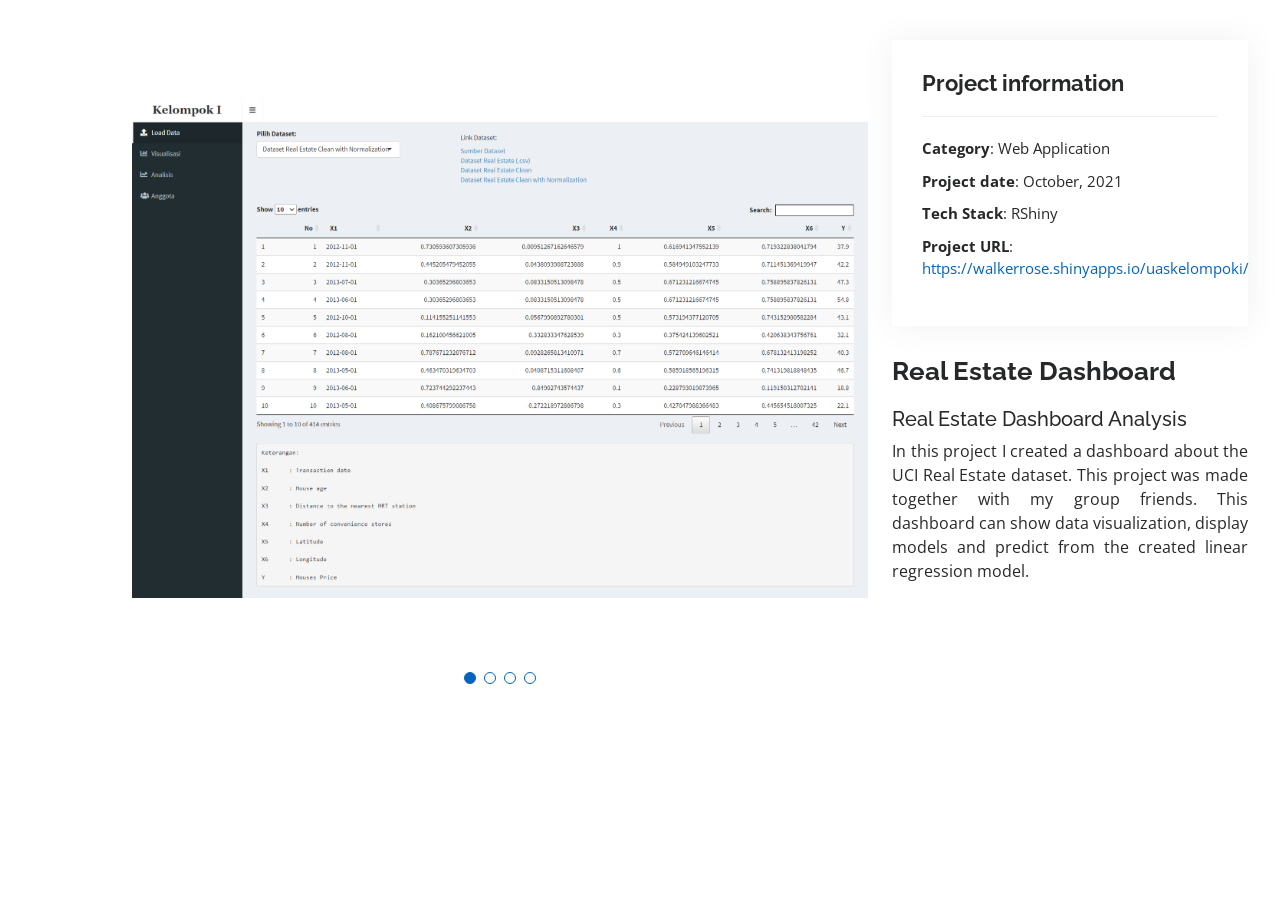
<file: real_details.html>
<!DOCTYPE html>
<html lang="en">
  <head>
    <meta charset="utf-8" />
    <meta content="width=device-width, initial-scale=1.0" name="viewport" />

    <title>Portfolio Details</title>
    <meta content="" name="description" />
    <meta content="" name="keywords" />

    <!-- Favicons -->
    <link href="assets/img/favicon.png" rel="icon" />
    <link href="assets/img/apple-touch-icon.png" rel="apple-touch-icon" />

    <!-- Google Fonts -->
    <link href="https://fonts.googleapis.com/css?family=Open+Sans:300,300i,400,400i,600,600i,700,700i|Raleway:300,300i,400,400i,500,500i,600,600i,700,700i|Poppins:300,300i,400,400i,500,500i,600,600i,700,700i" rel="stylesheet" />

    <!-- Vendor CSS Files -->
    <link href="assets/vendor/aos/aos.css" rel="stylesheet" />
    <link href="assets/vendor/bootstrap/css/bootstrap.min.css" rel="stylesheet" />
    <link href="assets/vendor/bootstrap-icons/bootstrap-icons.css" rel="stylesheet" />
    <link href="assets/vendor/boxicons/css/boxicons.min.css" rel="stylesheet" />
    <link href="assets/vendor/glightbox/css/glightbox.min.css" rel="stylesheet" />
    <link href="assets/vendor/swiper/swiper-bundle.min.css" rel="stylesheet" />

    <!-- Template Main CSS File -->
    <link href="assets/css/style.css" rel="stylesheet" />

    <!-- =======================================================
  * Template Name: MyResume
  * Updated: Mar 10 2023 with Bootstrap v5.2.3
  * Template URL: https://bootstrapmade.com/free-html-bootstrap-template-my-resume/
  * Author: BootstrapMade.com
  * License: https://bootstrapmade.com/license/
  ======================================================== -->
  </head>

  <body>
    <main id="main">
      <!-- ======= Portfolio Details Section ======= -->
      <section id="portfolio-details" class="portfolio-details">
        <div class="container">
          <div class="row gy-4">
            <div class="col-lg-8">
              <div class="portfolio-details-slider swiper">
                <div class="swiper-wrapper align-items-center">
                  <div class="swiper-slide">
                    <img src="assets/img/portfolio/real_1.png" alt="" />
                  </div>

                  <div class="swiper-slide">
                    <img src="assets/img/portfolio/real_2.png" alt="" />
                  </div>

                  <div class="swiper-slide">
                    <img src="assets/img/portfolio/real_3.png" alt="" />
                  </div>
                  <div class="swiper-slide">
                    <img src="assets/img/portfolio/real_4.png" alt="" />
                  </div>
                </div>
                <div class="swiper-pagination"></div>
              </div>
            </div>

            <div class="col-lg-4">
              <div class="portfolio-info">
                <h3>Project information</h3>
                <ul>
                  <li><strong>Category</strong>: Web Application</li>
                  <li><strong>Project date</strong>: October, 2021</li>
                  <li><strong>Tech Stack</strong>: RShiny</li>
                  <li><strong>Project URL</strong>: <a href="https://walkerrose.shinyapps.io/uaskelompoki/" target="_blank">https://walkerrose.shinyapps.io/uaskelompoki/</a></li>
                </ul>
              </div>
              <div class="portfolio-description">
                <h2>Real Estate Dashboard</h2>
                <h5>Real Estate Dashboard Analysis</h5>
                <p style="text-align: justify">
                  In this project I created a dashboard about the UCI Real Estate dataset. This project was made together with my group friends. This dashboard can show data visualization, display models and predict from the created linear
                  regression model.
                </p>
              </div>
            </div>
          </div>
        </div>
      </section>
      <!-- End Portfolio Details Section -->
    </main>
    <!-- End #main -->

    <div id="preloader"></div>
    <a href="#" class="back-to-top d-flex align-items-center justify-content-center"><i class="bi bi-arrow-up-short"></i></a>

    <!-- Vendor JS Files -->
    <script src="assets/vendor/purecounter/purecounter_vanilla.js"></script>
    <script src="assets/vendor/aos/aos.js"></script>
    <script src="assets/vendor/bootstrap/js/bootstrap.bundle.min.js"></script>
    <script src="assets/vendor/glightbox/js/glightbox.min.js"></script>
    <script src="assets/vendor/isotope-layout/isotope.pkgd.min.js"></script>
    <script src="assets/vendor/swiper/swiper-bundle.min.js"></script>
    <script src="assets/vendor/typed.js/typed.min.js"></script>
    <script src="assets/vendor/waypoints/noframework.waypoints.js"></script>
    <script src="assets/vendor/php-email-form/validate.js"></script>

    <!-- Template Main JS File -->
    <script src="assets/js/main.js"></script>
  </body>
</html>
</file>
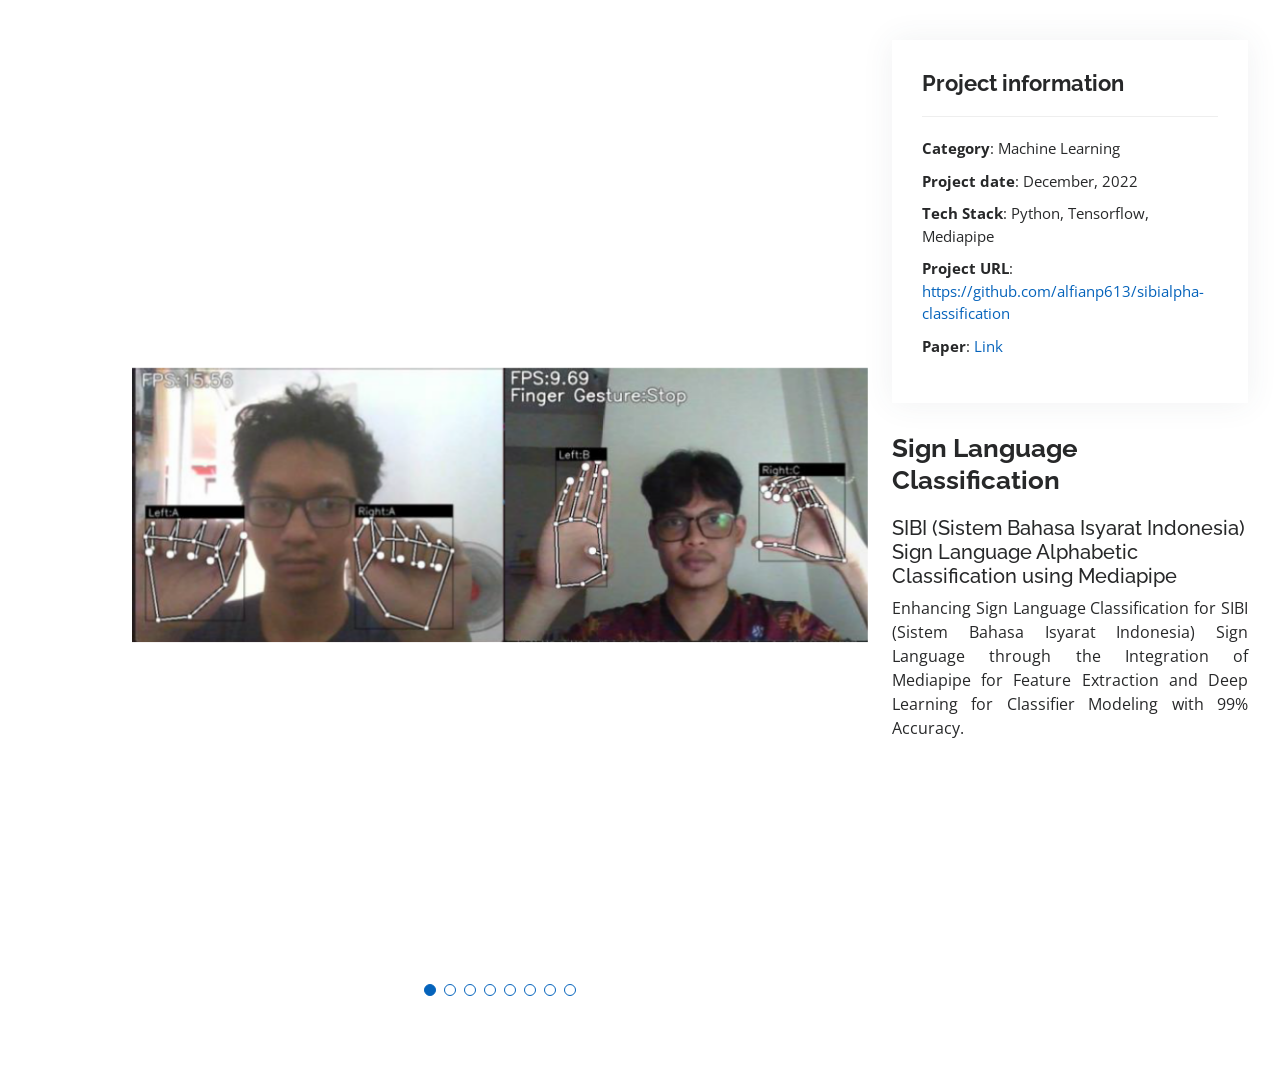
<file: sibi_details.html>
<!DOCTYPE html>
<html lang="en">
  <head>
    <meta charset="utf-8" />
    <meta content="width=device-width, initial-scale=1.0" name="viewport" />

    <title>Portfolio Details</title>
    <meta content="" name="description" />
    <meta content="" name="keywords" />

    <!-- Favicons -->
    <link href="assets/img/favicon.png" rel="icon" />
    <link href="assets/img/apple-touch-icon.png" rel="apple-touch-icon" />

    <!-- Google Fonts -->
    <link href="https://fonts.googleapis.com/css?family=Open+Sans:300,300i,400,400i,600,600i,700,700i|Raleway:300,300i,400,400i,500,500i,600,600i,700,700i|Poppins:300,300i,400,400i,500,500i,600,600i,700,700i" rel="stylesheet" />

    <!-- Vendor CSS Files -->
    <link href="assets/vendor/aos/aos.css" rel="stylesheet" />
    <link href="assets/vendor/bootstrap/css/bootstrap.min.css" rel="stylesheet" />
    <link href="assets/vendor/bootstrap-icons/bootstrap-icons.css" rel="stylesheet" />
    <link href="assets/vendor/boxicons/css/boxicons.min.css" rel="stylesheet" />
    <link href="assets/vendor/glightbox/css/glightbox.min.css" rel="stylesheet" />
    <link href="assets/vendor/swiper/swiper-bundle.min.css" rel="stylesheet" />

    <!-- Template Main CSS File -->
    <link href="assets/css/style.css" rel="stylesheet" />

    <!-- =======================================================
  * Template Name: MyResume
  * Updated: Mar 10 2023 with Bootstrap v5.2.3
  * Template URL: https://bootstrapmade.com/free-html-bootstrap-template-my-resume/
  * Author: BootstrapMade.com
  * License: https://bootstrapmade.com/license/
  ======================================================== -->
  </head>

  <body>
    <main id="main">
      <!-- ======= Portfolio Details Section ======= -->
      <section id="portfolio-details" class="portfolio-details">
        <div class="container">
          <div class="row gy-4">
            <div class="col-lg-8">
              <div class="portfolio-details-slider swiper">
                <div class="swiper-wrapper align-items-center">
                  <div class="swiper-slide">
                    <img src="assets/img/portfolio/sign.png" alt="" />
                  </div>

                  <div class="swiper-slide">
                    <img src="assets/img/portfolio/sign_1.png" alt="" />
                  </div>

                  <div class="swiper-slide">
                    <img src="assets/img/portfolio/sign_2.png" alt="" />
                  </div>
                  <div class="swiper-slide">
                    <img src="assets/img/portfolio/sign_4.png" alt="" />
                  </div>
                  <div class="swiper-slide">
                    <img src="assets/img/portfolio/sign_5.png" alt="" />
                  </div>

                  <div class="swiper-slide">
                    <img src="assets/img/portfolio/sign_6.png" alt="" />
                  </div>

                  <div class="swiper-slide">
                    <img src="assets/img/portfolio/sign_7.png" alt="" />
                  </div>
                  <div class="swiper-slide">
                    <img src="assets/img/portfolio/sign_8.png" alt="" />
                  </div>
                </div>
                <div class="swiper-pagination"></div>
              </div>
            </div>

            <div class="col-lg-4">
              <div class="portfolio-info">
                <h3>Project information</h3>
                <ul>
                  <li><strong>Category</strong>: Machine Learning</li>
                  <li><strong>Project date</strong>: December, 2022</li>
                  <li><strong>Tech Stack</strong>: Python, Tensorflow, Mediapipe</li>
                  <li><strong>Project URL</strong>: <a href="https://github.com/alfianp613/sibialpha-classification" target="_blank">https://github.com/alfianp613/sibialpha-classification</a></li>
                  <li><strong>Paper</strong>: <a href="https://prosiding-senada.upnjatim.ac.id/index.php/senada/article/view/102">Link</a></li>
                </ul>
              </div>
              <div class="portfolio-description">
                <h2>Sign Language Classification</h2>
                <h5>SIBI (Sistem Bahasa Isyarat Indonesia) Sign Language Alphabetic Classification using Mediapipe</h5>
                <p style="text-align: justify">
                  Enhancing Sign Language Classification for SIBI (Sistem Bahasa Isyarat Indonesia) Sign Language through the Integration of Mediapipe for Feature Extraction and Deep Learning for Classifier Modeling with 99% Accuracy.
                </p>
              </div>
            </div>
          </div>
        </div>
      </section>
      <!-- End Portfolio Details Section -->
    </main>
    <!-- End #main -->

    <div id="preloader"></div>
    <a href="#" class="back-to-top d-flex align-items-center justify-content-center"><i class="bi bi-arrow-up-short"></i></a>

    <!-- Vendor JS Files -->
    <script src="assets/vendor/purecounter/purecounter_vanilla.js"></script>
    <script src="assets/vendor/aos/aos.js"></script>
    <script src="assets/vendor/bootstrap/js/bootstrap.bundle.min.js"></script>
    <script src="assets/vendor/glightbox/js/glightbox.min.js"></script>
    <script src="assets/vendor/isotope-layout/isotope.pkgd.min.js"></script>
    <script src="assets/vendor/swiper/swiper-bundle.min.js"></script>
    <script src="assets/vendor/typed.js/typed.min.js"></script>
    <script src="assets/vendor/waypoints/noframework.waypoints.js"></script>
    <script src="assets/vendor/php-email-form/validate.js"></script>

    <!-- Template Main JS File -->
    <script src="assets/js/main.js"></script>
  </body>
</html>
</file>
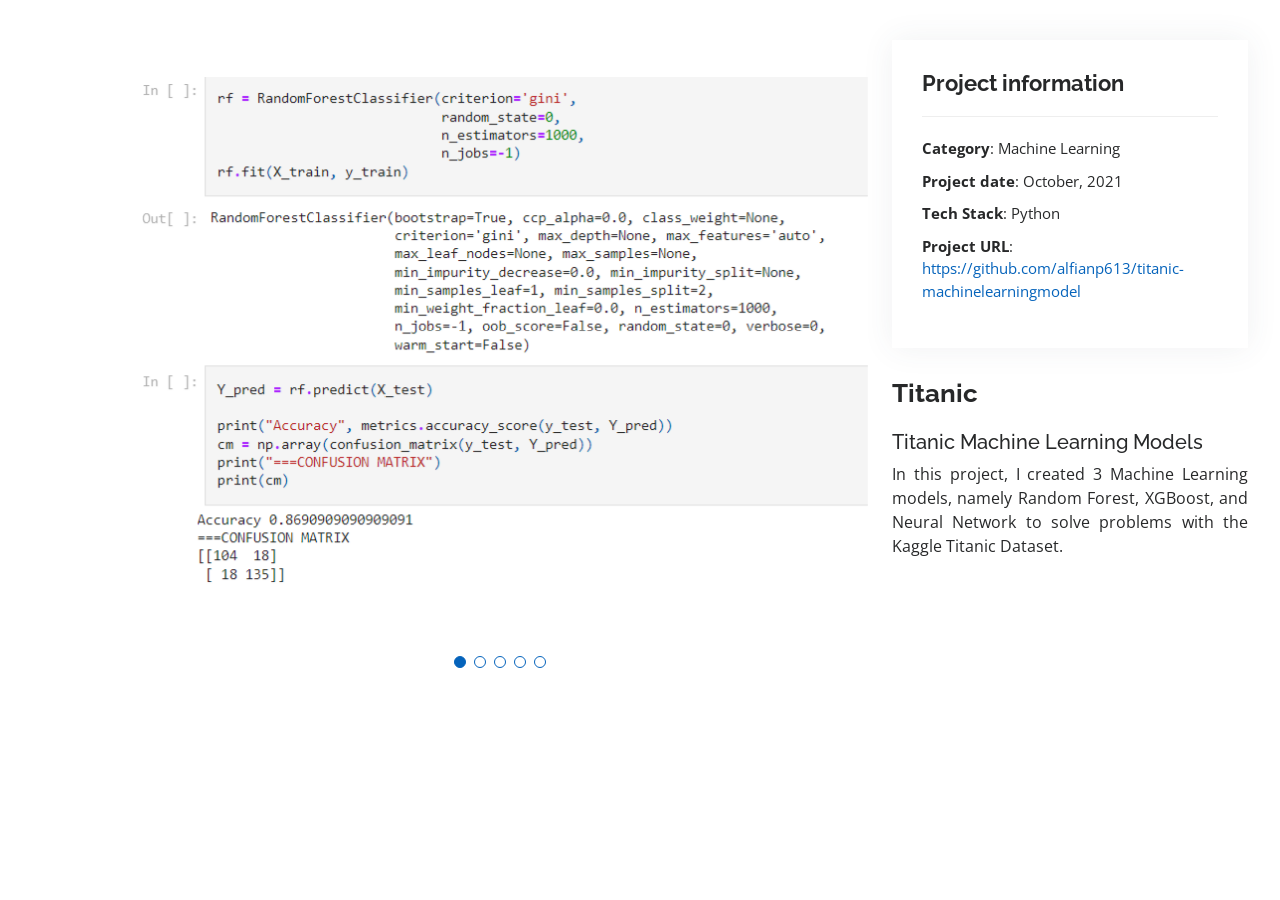
<file: titanic_details.html>
<!DOCTYPE html>
<html lang="en">
  <head>
    <meta charset="utf-8" />
    <meta content="width=device-width, initial-scale=1.0" name="viewport" />

    <title>Portfolio Details</title>
    <meta content="" name="description" />
    <meta content="" name="keywords" />

    <!-- Favicons -->
    <link href="assets/img/favicon.png" rel="icon" />
    <link href="assets/img/apple-touch-icon.png" rel="apple-touch-icon" />

    <!-- Google Fonts -->
    <link href="https://fonts.googleapis.com/css?family=Open+Sans:300,300i,400,400i,600,600i,700,700i|Raleway:300,300i,400,400i,500,500i,600,600i,700,700i|Poppins:300,300i,400,400i,500,500i,600,600i,700,700i" rel="stylesheet" />

    <!-- Vendor CSS Files -->
    <link href="assets/vendor/aos/aos.css" rel="stylesheet" />
    <link href="assets/vendor/bootstrap/css/bootstrap.min.css" rel="stylesheet" />
    <link href="assets/vendor/bootstrap-icons/bootstrap-icons.css" rel="stylesheet" />
    <link href="assets/vendor/boxicons/css/boxicons.min.css" rel="stylesheet" />
    <link href="assets/vendor/glightbox/css/glightbox.min.css" rel="stylesheet" />
    <link href="assets/vendor/swiper/swiper-bundle.min.css" rel="stylesheet" />

    <!-- Template Main CSS File -->
    <link href="assets/css/style.css" rel="stylesheet" />

    <!-- =======================================================
  * Template Name: MyResume
  * Updated: Mar 10 2023 with Bootstrap v5.2.3
  * Template URL: https://bootstrapmade.com/free-html-bootstrap-template-my-resume/
  * Author: BootstrapMade.com
  * License: https://bootstrapmade.com/license/
  ======================================================== -->
  </head>

  <body>
    <main id="main">
      <!-- ======= Portfolio Details Section ======= -->
      <section id="portfolio-details" class="portfolio-details">
        <div class="container">
          <div class="row gy-4">
            <div class="col-lg-8">
              <div class="portfolio-details-slider swiper">
                <div class="swiper-wrapper align-items-center">
                  <div class="swiper-slide">
                    <img src="assets/img/portfolio/titanic_1.png" alt="" />
                  </div>

                  <div class="swiper-slide">
                    <img src="assets/img/portfolio/titanic_2.png" alt="" />
                  </div>

                  <div class="swiper-slide">
                    <img src="assets/img/portfolio/titanic_3.png" alt="" />
                  </div>
                  <div class="swiper-slide">
                    <img src="assets/img/portfolio/titanic_4.png" alt="" />
                  </div>
                  <div class="swiper-slide">
                    <img src="assets/img/portfolio/titanic_5.png" alt="" />
                  </div>
                </div>
                <div class="swiper-pagination"></div>
              </div>
            </div>

            <div class="col-lg-4">
              <div class="portfolio-info">
                <h3>Project information</h3>
                <ul>
                  <li><strong>Category</strong>: Machine Learning</li>
                  <li><strong>Project date</strong>: October, 2021</li>
                  <li><strong>Tech Stack</strong>: Python</li>
                  <li><strong>Project URL</strong>: <a href="https://github.com/alfianp613/titanic-machinelearningmodel" target="_blank">https://github.com/alfianp613/titanic-machinelearningmodel</a></li>
                </ul>
              </div>
              <div class="portfolio-description">
                <h2>Titanic</h2>
                <h5>Titanic Machine Learning Models</h5>
                <p style="text-align: justify">In this project, I created 3 Machine Learning models, namely Random Forest, XGBoost, and Neural Network to solve problems with the Kaggle Titanic Dataset.</p>
              </div>
            </div>
          </div>
        </div>
      </section>
      <!-- End Portfolio Details Section -->
    </main>
    <!-- End #main -->

    <div id="preloader"></div>
    <a href="#" class="back-to-top d-flex align-items-center justify-content-center"><i class="bi bi-arrow-up-short"></i></a>

    <!-- Vendor JS Files -->
    <script src="assets/vendor/purecounter/purecounter_vanilla.js"></script>
    <script src="assets/vendor/aos/aos.js"></script>
    <script src="assets/vendor/bootstrap/js/bootstrap.bundle.min.js"></script>
    <script src="assets/vendor/glightbox/js/glightbox.min.js"></script>
    <script src="assets/vendor/isotope-layout/isotope.pkgd.min.js"></script>
    <script src="assets/vendor/swiper/swiper-bundle.min.js"></script>
    <script src="assets/vendor/typed.js/typed.min.js"></script>
    <script src="assets/vendor/waypoints/noframework.waypoints.js"></script>
    <script src="assets/vendor/php-email-form/validate.js"></script>

    <!-- Template Main JS File -->
    <script src="assets/js/main.js"></script>
  </body>
</html>
</file>
<file: style.css>
#main-nav {
  background-color: rgba(81, 94, 99, 0);
  transition: 0.5s;
}

#nav-logo {
  font-size: 0px;
  transition: 0.5s;
}

.jumbotron {
  padding-top: 6rem;
  padding-left: 2rem;
  padding-right: 2rem;
  padding-bottom: 2rem;
  background-color: #f1ecc3;
}

#about {
  background-color: #c9d8b6;
  padding-top: 4rem;
  padding-left: 2rem;
  padding-right: 2rem;
  padding-bottom: 2rem;
}

#project {
  background-color: #f1ecc3;
  padding-top: 4rem;
  padding-left: 2rem;
  padding-right: 2rem;
  padding-bottom: 2rem;
}

#blog {
  background-color: #c9d8b6;
  padding-top: 4rem;
  padding-left: 2rem;
  padding-right: 2rem;
  padding-bottom: 2rem;
}

#contact {
  background-color: #f1ecc3;
  padding-top: 4rem;
  padding-left: 2rem;
  padding-right: 2rem;
  padding-bottom: 2rem;
}

footer {
  background-color: #57837b;
  padding: 1rem;
  font-size: 24px;
}

.btn-github {
  background: black;
  color: #ffffff;
}

.btn-github:hover {
  background: rgba(0, 0, 0, 0.8);
}

.btn-whatsapp {
  background: #25d366;
}

.btn-whatsapp:hover {
  background: rgba(37, 211, 102, 0.7);
}

.btn-basic {
  background-color: #eceeef;
  color: #818a91;
}
.btn-basic:hover {
  opacity: 0.7;
}

.social-icons {
  padding-left: 0;
  margin-bottom: 0;
  list-style: none;
  display: inline-block;
  text-align: center;
}
.social-icons li {
  display: inline-block;
  margin-bottom: 4px;
}
.social-icons li.title {
  margin-right: 15px;
  text-transform: uppercase;
  color: #96a2b2;
  font-weight: 700;
  font-size: 13px;
}
.social-icons a {
  background-color: #eceeef;
  color: #818a91;
  font-size: 16px;
  display: inline-block;
  line-height: 44px;
  width: 44px;
  height: 44px;
  text-align: center;
  margin-right: 8px;
  border-radius: 100%;
  -webkit-transition: all 0.2s linear;
  -o-transition: all 0.2s linear;
  transition: all 0.2s linear;
}
.social-icons a:active,
.social-icons a:focus,
.social-icons a:hover {
  color: #fff;
  background-color: #29aafe;
}
.social-icons.size-sm a {
  line-height: 34px;
  height: 34px;
  width: 34px;
  font-size: 14px;
}
.social-icons a.facebook:hover {
  background-color: #3b5998;
}
.social-icons a.twitter:hover {
  background-color: #00aced;
}
.social-icons a.linkedin:hover {
  background-color: #007bb6;
}
.social-icons a.instagram:hover {
  background-color: #405de6;
}

.social-icons a.github:hover {
  background-color: black;
}
</file>
<file: blog/blog-1/style.css>
body {
  background: #f1ecc3;
}
.header {
  padding-top: 6rem;
}

.isi p {
  font-size: 18px;
  text-align: justify;
}
#main-nav {
  background-color: rgba(81, 94, 99, 0);
  transition: 0.5s;
}

h3 {
  text-align: justify;
  font-size: 24px;
  font-weight: bold;
}
a {
  font-size: 18px;
}
footer {
  background-color: #57837b;
  padding: 1rem;
  font-size: 24px;
}
</file>
<file: assets/css/style.css>
/**
* Template Name: MyResume
* Updated: Mar 10 2023 with Bootstrap v5.2.3
* Template URL: https://bootstrapmade.com/free-html-bootstrap-template-my-resume/
* Author: BootstrapMade.com
* License: https://bootstrapmade.com/license/
*/

/*--------------------------------------------------------------
# General
--------------------------------------------------------------*/
body {
  font-family: "Open Sans", sans-serif;
  color: #272829;
}

a {
  color: #0563bb;
  text-decoration: none;
}

a:hover {
  color: #067ded;
  text-decoration: none;
}

h1,
h2,
h3,
h4,
h5,
h6 {
  font-family: "Raleway", sans-serif;
}

/*--------------------------------------------------------------
# Back to top button
--------------------------------------------------------------*/
.back-to-top {
  position: fixed;
  visibility: hidden;
  opacity: 0;
  right: 15px;
  bottom: 15px;
  z-index: 996;
  background: #0563bb;
  width: 40px;
  height: 40px;
  border-radius: 50px;
  transition: all 0.4s;
}

.back-to-top i {
  font-size: 28px;
  color: #fff;
  line-height: 0;
}

.back-to-top:hover {
  background: #0678e3;
  color: #fff;
}

.back-to-top.active {
  visibility: visible;
  opacity: 1;
}

/*--------------------------------------------------------------
# Preloader
--------------------------------------------------------------*/
#preloader {
  position: fixed;
  top: 0;
  left: 0;
  right: 0;
  bottom: 0;
  z-index: 9999;
  overflow: hidden;
  background: #fff;
}

#preloader:before {
  content: "";
  position: fixed;
  top: calc(50% - 30px);
  left: calc(50% - 30px);
  border: 6px solid #0563bb;
  border-top-color: #fff;
  border-bottom-color: #fff;
  border-radius: 50%;
  width: 60px;
  height: 60px;
  animation: animate-preloader 1s linear infinite;
}

@keyframes animate-preloader {
  0% {
    transform: rotate(0deg);
  }

  100% {
    transform: rotate(360deg);
  }
}

/*--------------------------------------------------------------
# Disable aos animation delay on mobile devices
--------------------------------------------------------------*/
@media screen and (max-width: 768px) {
  [data-aos-delay] {
    transition-delay: 0 !important;
  }
}

/*--------------------------------------------------------------
# Header
--------------------------------------------------------------*/
#header {
  position: fixed;
  top: 0;
  left: 0;
  bottom: 0;
  z-index: 9997;
  transition: all 0.5s;
  padding: 15px;
  overflow-y: auto;
}

@media (max-width: 991px) {
  #header {
    width: 300px;
    background: #fff;
    border-right: 1px solid #e6e9ec;
    left: -300px;
  }
}

@media (min-width: 991px) {
  #main {
    margin-left: 100px;
  }
}

/*--------------------------------------------------------------
# Navigation Menu
--------------------------------------------------------------*/
/**
* Desktop Navigation 
*/
.nav-menu {
  padding: 0;
  display: block;
}

.nav-menu * {
  margin: 0;
  padding: 0;
  list-style: none;
}

.nav-menu>ul>li {
  position: relative;
  white-space: nowrap;
}

.nav-menu a,
.nav-menu a:focus {
  display: flex;
  align-items: center;
  color: #45505b;
  padding: 10px 18px;
  margin-bottom: 8px;
  transition: 0.3s;
  font-size: 15px;
  border-radius: 50px;
  background: #f2f3f5;
  height: 56px;
  width: 100%;
  overflow: hidden;
  transition: 0.3s;
}

.nav-menu a i,
.nav-menu a:focus i {
  font-size: 20px;
}

.nav-menu a span,
.nav-menu a:focus span {
  padding: 0 5px 0 7px;
  color: #45505b;
}

@media (min-width: 992px) {

  .nav-menu a,
  .nav-menu a:focus {
    width: 56px;
  }

  .nav-menu a span,
  .nav-menu a:focus span {
    display: none;
    color: #fff;
  }
}

.nav-menu a:hover,
.nav-menu .active,
.nav-menu .active:focus,
.nav-menu li:hover>a {
  color: #fff;
  background: #0563bb;
}

.nav-menu a:hover span,
.nav-menu .active span,
.nav-menu .active:focus span,
.nav-menu li:hover>a span {
  color: #fff;
}

.nav-menu a:hover,
.nav-menu li:hover>a {
  width: 100%;
  color: #fff;
}

.nav-menu a:hover span,
.nav-menu li:hover>a span {
  display: block;
}

/**
* Mobile Navigation 
*/
.mobile-nav-toggle {
  position: fixed;
  right: 10px;
  top: 10px;
  z-index: 9998;
  border: 0;
  background: none;
  font-size: 28px;
  transition: all 0.4s;
  outline: none !important;
  line-height: 0;
  cursor: pointer;
  border-radius: 50px;
  padding: 5px;
}

.mobile-nav-toggle i {
  color: #45505b;
}

.mobile-nav-active {
  overflow: hidden;
}

.mobile-nav-active #header {
  left: 0;
}

.mobile-nav-active .mobile-nav-toggle {
  color: #fff;
  background-color: #0563bb;
}

/*--------------------------------------------------------------
# Hero Section
--------------------------------------------------------------*/
#hero {
  width: 100%;
  height: 100vh;
  background: url("../img/hero-bg.jpg") top right no-repeat;
  background-size: cover;
  position: relative;
}

@media (min-width: 992px) {
  #hero {
    padding-left: 160px;
  }
}

#hero:before {
  content: "";
  background: rgba(255, 255, 255, 0.8);
  position: absolute;
  bottom: 0;
  top: 0;
  left: 0;
  right: 0;
}

#hero h1 {
  margin: 0;
  font-size: 64px;
  font-weight: 700;
  line-height: 56px;
  color: #45505b;
}

#hero p {
  color: #45505b;
  margin: 15px 0 0 0;
  font-size: 26px;
  font-family: "Poppins", sans-serif;
}

#hero p span {
  color: #0563bb;
  letter-spacing: 1px;
}

#hero .social-links {
  margin-top: 30px;
}

#hero .social-links a {
  font-size: 24px;
  display: inline-block;
  color: #45505b;
  line-height: 1;
  margin-right: 20px;
  transition: 0.3s;
}

#hero .social-links a:hover {
  color: #0563bb;
}

@media (max-width: 992px) {
  #hero {
    text-align: center;
  }

  #hero h1 {
    font-size: 32px;
    line-height: 36px;
  }

  #hero p {
    margin-top: 10px;
    font-size: 20px;
    line-height: 24px;
  }
}

/*--------------------------------------------------------------
# Sections General
--------------------------------------------------------------*/
section {
  padding: 60px 0;
  overflow: hidden;
}

.section-title {
  text-align: center;
  padding-bottom: 30px;
}

.section-title h2 {
  font-size: 32px;
  font-weight: bold;
  text-transform: uppercase;
  margin-bottom: 20px;
  padding-bottom: 20px;
  position: relative;
  color: #45505b;
}

.section-title h2::before {
  content: "";
  position: absolute;
  display: block;
  width: 120px;
  height: 1px;
  background: #ddd;
  bottom: 1px;
  left: calc(50% - 60px);
}

.section-title h2::after {
  content: "";
  position: absolute;
  display: block;
  width: 40px;
  height: 3px;
  background: #0563bb;
  bottom: 0;
  left: calc(50% - 20px);
}

.section-title p {
  margin-bottom: 0;
}

/*--------------------------------------------------------------
# About
--------------------------------------------------------------*/
.about .content h3 {
  font-weight: 700;
  font-size: 26px;
  color: #728394;
}

.about .content ul {
  list-style: none;
  padding: 0;
}

.about .content ul li {
  margin-bottom: 20px;
  display: flex;
  align-items: center;
}

.about .content ul strong {
  margin-right: 10px;
}

.about .content ul i {
  font-size: 16px;
  margin-right: 5px;
  color: #0563bb;
  line-height: 0;
}

.about .content p:last-child {
  margin-bottom: 0;
}

/*--------------------------------------------------------------
# Facts
--------------------------------------------------------------*/
.facts .count-box {
  padding: 30px 30px 25px 30px;
  margin-top: 30px;
  width: 100%;
  position: relative;
  text-align: center;
  background: #fff;
}

.facts .count-box i {
  position: absolute;
  top: -25px;
  left: 50%;
  transform: translateX(-50%);
  font-size: 24px;
  background: #0563bb;
  color: #fff;
  border-radius: 50px;
  display: inline-flex;
  align-items: center;
  justify-content: center;
  width: 48px;
  height: 48px;
}

.facts .count-box span {
  font-size: 36px;
  display: block;
  font-weight: 600;
  color: #011426;
}

.facts .count-box p {
  padding: 0;
  margin: 0;
  font-family: "Raleway", sans-serif;
  font-size: 14px;
}

/*--------------------------------------------------------------
# Akills
--------------------------------------------------------------*/
.skills .progress {
  height: 60px;
  display: block;
  background: none;
  border-radius: 0;
}

.skills .progress .skill {
  padding: 10px 0;
  margin: 0;
  text-transform: uppercase;
  display: block;
  font-weight: 600;
  font-family: "Poppins", sans-serif;
  color: #45505b;
}

.skills .progress .skill .val {
  float: right;
  font-style: normal;
}

.skills .progress-bar-wrap {
  background: #f2f3f5;
}

.skills .progress-bar {
  width: 1px;
  height: 10px;
  transition: 0.9s;
  background-color: #0563bb;
}

/*--------------------------------------------------------------
# Resume
--------------------------------------------------------------*/
.resume .resume-title {
  font-size: 26px;
  font-weight: 700;
  margin-top: 20px;
  margin-bottom: 20px;
  color: #45505b;
}

.resume .resume-item {
  padding: 0 0 20px 20px;
  margin-top: -2px;
  border-left: 2px solid #0563bb;
  position: relative;
}

.resume .resume-item h4 {
  line-height: 18px;
  font-size: 18px;
  font-weight: 600;
  text-transform: uppercase;
  font-family: "Poppins", sans-serif;
  color: #0563bb;
  margin-bottom: 10px;
}

.resume .resume-item h5 {
  font-size: 16px;
  background: #f7f8f9;
  padding: 5px 15px;
  display: inline-block;
  font-weight: 600;
  margin-bottom: 10px;
}

.resume .resume-item ul {
  padding-left: 20px;
}

.resume .resume-item ul li {
  padding-bottom: 10px;
}

.resume .resume-item:last-child {
  padding-bottom: 0;
}

.resume .resume-item::before {
  content: "";
  position: absolute;
  width: 16px;
  height: 16px;
  border-radius: 50px;
  left: -9px;
  top: 0;
  background: #fff;
  border: 2px solid #0563bb;
}

/*--------------------------------------------------------------
# Portfolio
--------------------------------------------------------------*/
.portfolio .portfolio-item {
  margin-bottom: 30px;
}

.portfolio #portfolio-flters {
  padding: 0;
  margin: 0 auto 25px auto;
  list-style: none;
  text-align: center;
  background: #fff;
  border-radius: 50px;
  padding: 2px 15px;
}

.portfolio #portfolio-flters li {
  cursor: pointer;
  display: inline-block;
  padding: 10px 15px;
  font-size: 14px;
  font-weight: 600;
  line-height: 1;
  text-transform: uppercase;
  color: #272829;
  margin-bottom: 5px;
  transition: all 0.3s ease-in-out;
}

.portfolio #portfolio-flters li:hover,
.portfolio #portfolio-flters li.filter-active {
  color: #0563bb;
}

.portfolio #portfolio-flters li:last-child {
  margin-right: 0;
}

.portfolio .portfolio-wrap {
  transition: 0.3s;
  position: relative;
  overflow: hidden;
  z-index: 1;
  background: rgba(69, 80, 91, 0.8);
}

.portfolio .portfolio-wrap::before {
  content: "";
  background: rgba(255, 255, 255, 0.7);
  position: absolute;
  left: 30px;
  right: 30px;
  top: 30px;
  bottom: 30px;
  transition: all ease-in-out 0.3s;
  z-index: 2;
  opacity: 0;
}

.portfolio .portfolio-wrap .portfolio-info {
  opacity: 0;
  position: absolute;
  top: 0;
  left: 0;
  right: 0;
  bottom: 0;
  text-align: center;
  z-index: 3;
  transition: all ease-in-out 0.3s;
  display: flex;
  flex-direction: column;
  justify-content: center;
  align-items: center;
}

.portfolio .portfolio-wrap .portfolio-info::before {
  display: block;
  content: "";
  width: 48px;
  height: 48px;
  position: absolute;
  top: 35px;
  left: 35px;
  border-top: 3px solid #d7dce1;
  border-left: 3px solid #d7dce1;
  transition: all 0.5s ease 0s;
  z-index: 9994;
}

.portfolio .portfolio-wrap .portfolio-info::after {
  display: block;
  content: "";
  width: 48px;
  height: 48px;
  position: absolute;
  bottom: 35px;
  right: 35px;
  border-bottom: 3px solid #d7dce1;
  border-right: 3px solid #d7dce1;
  transition: all 0.5s ease 0s;
  z-index: 9994;
}

.portfolio .portfolio-wrap .portfolio-info h4 {
  font-size: 20px;
  color: #45505b;
  font-weight: 600;
}

.portfolio .portfolio-wrap .portfolio-info p {
  color: #45505b;
  font-size: 14px;
  text-transform: uppercase;
  padding: 0;
  margin: 0;
}

.portfolio .portfolio-wrap .portfolio-links {
  text-align: center;
  z-index: 4;
}

.portfolio .portfolio-wrap .portfolio-links a {
  color: #45505b;
  margin: 0 2px;
  font-size: 28px;
  display: inline-block;
  transition: 0.3s;
}

.portfolio .portfolio-wrap .portfolio-links a:hover {
  color: #148af9;
}

.portfolio .portfolio-wrap:hover::before {
  top: 0;
  left: 0;
  right: 0;
  bottom: 0;
  opacity: 1;
}

.portfolio .portfolio-wrap:hover .portfolio-info {
  opacity: 1;
}

.portfolio .portfolio-wrap:hover .portfolio-info::before {
  top: 15px;
  left: 15px;
}

.portfolio .portfolio-wrap:hover .portfolio-info::after {
  bottom: 15px;
  right: 15px;
}

/*--------------------------------------------------------------
# Portfolio Details
--------------------------------------------------------------*/
.portfolio-details {
  padding-top: 40px;
}

.portfolio-details .portfolio-details-slider img {
  width: 100%;
}

.portfolio-details .portfolio-details-slider .swiper-pagination {
  margin-top: 20px;
  position: relative;
}

.portfolio-details .portfolio-details-slider .swiper-pagination .swiper-pagination-bullet {
  width: 12px;
  height: 12px;
  background-color: #fff;
  opacity: 1;
  border: 1px solid #0563bb;
}

.portfolio-details .portfolio-details-slider .swiper-pagination .swiper-pagination-bullet-active {
  background-color: #0563bb;
}

.portfolio-details .portfolio-info {
  padding: 30px;
  box-shadow: 0px 0 30px rgba(69, 80, 91, 0.08);
}

.portfolio-details .portfolio-info h3 {
  font-size: 22px;
  font-weight: 700;
  margin-bottom: 20px;
  padding-bottom: 20px;
  border-bottom: 1px solid #eee;
}

.portfolio-details .portfolio-info ul {
  list-style: none;
  padding: 0;
  font-size: 15px;
}

.portfolio-details .portfolio-info ul li+li {
  margin-top: 10px;
}

.portfolio-details .portfolio-description {
  padding-top: 30px;
}

.portfolio-details .portfolio-description h2 {
  font-size: 26px;
  font-weight: 700;
  margin-bottom: 20px;
}

.portfolio-details .portfolio-description p {
  padding: 0;
}

/*--------------------------------------------------------------
# Services
--------------------------------------------------------------*/
.services .icon-box {
  text-align: center;
  padding: 70px 20px 80px 20px;
  transition: all ease-in-out 0.3s;
  background: #fff;
  box-shadow: 0px 5px 90px 0px rgba(110, 123, 131, 0.05);
}

.services .icon-box .icon {
  margin: 0 auto;
  width: 100px;
  height: 100px;
  display: flex;
  align-items: center;
  justify-content: center;
  transition: ease-in-out 0.3s;
  position: relative;
}

.services .icon-box .icon i {
  font-size: 36px;
  transition: 0.5s;
  position: relative;
}

.services .icon-box .icon svg {
  position: absolute;
  top: 0;
  left: 0;
}

.services .icon-box .icon svg path {
  transition: 0.5s;
  fill: #f5f5f5;
}

.services .icon-box h4 {
  font-weight: 600;
  margin: 10px 0 15px 0;
  font-size: 22px;
}

.services .icon-box h4 a {
  color: #45505b;
  transition: ease-in-out 0.3s;
}

.services .icon-box p {
  line-height: 24px;
  font-size: 14px;
  margin-bottom: 0;
}

.services .icon-box:hover {
  border-color: #fff;
  box-shadow: 0px 0 35px 0 rgba(0, 0, 0, 0.08);
}

.services .iconbox-blue i {
  color: #47aeff;
}

.services .iconbox-blue:hover .icon i {
  color: #fff;
}

.services .iconbox-blue:hover .icon path {
  fill: #47aeff;
}

.services .iconbox-orange i {
  color: #ffa76e;
}

.services .iconbox-orange:hover .icon i {
  color: #fff;
}

.services .iconbox-orange:hover .icon path {
  fill: #ffa76e;
}

.services .iconbox-pink i {
  color: #e80368;
}

.services .iconbox-pink:hover .icon i {
  color: #fff;
}

.services .iconbox-pink:hover .icon path {
  fill: #e80368;
}

.services .iconbox-yellow i {
  color: #ffbb2c;
}

.services .iconbox-yellow:hover .icon i {
  color: #fff;
}

.services .iconbox-yellow:hover .icon path {
  fill: #ffbb2c;
}

.services .iconbox-red i {
  color: #ff5828;
}

.services .iconbox-red:hover .icon i {
  color: #fff;
}

.services .iconbox-red:hover .icon path {
  fill: #ff5828;
}

.services .iconbox-teal i {
  color: #11dbcf;
}

.services .iconbox-teal:hover .icon i {
  color: #fff;
}

.services .iconbox-teal:hover .icon path {
  fill: #11dbcf;
}

/*--------------------------------------------------------------
# Testimonials
--------------------------------------------------------------*/
.testimonials .section-header {
  margin-bottom: 40px;
}

.testimonials .testimonials-carousel,
.testimonials .testimonials-slider {
  overflow: hidden;
}

.testimonials .testimonial-item {
  text-align: center;
}

.testimonials .testimonial-item .testimonial-img {
  width: 120px;
  border-radius: 50%;
  border: 4px solid #fff;
  margin: 0 auto;
}

.testimonials .testimonial-item h3 {
  font-size: 20px;
  font-weight: bold;
  margin: 10px 0 5px 0;
  color: #111;
}

.testimonials .testimonial-item h4 {
  font-size: 14px;
  color: #999;
  margin: 0 0 15px 0;
}

.testimonials .testimonial-item .quote-icon-left,
.testimonials .testimonial-item .quote-icon-right {
  color: #90c8fc;
  font-size: 26px;
}

.testimonials .testimonial-item .quote-icon-left {
  display: inline-block;
  left: -5px;
  position: relative;
}

.testimonials .testimonial-item .quote-icon-right {
  display: inline-block;
  right: -5px;
  position: relative;
  top: 10px;
}

.testimonials .testimonial-item p {
  font-style: italic;
  margin: 0 auto 15px auto;
}

.testimonials .swiper-pagination {
  margin-top: 20px;
  position: relative;
}

.testimonials .swiper-pagination .swiper-pagination-bullet {
  width: 12px;
  height: 12px;
  background-color: #fff;
  opacity: 1;
  border: 1px solid #0563bb;
}

.testimonials .swiper-pagination .swiper-pagination-bullet-active {
  background-color: #0563bb;
}

@media (min-width: 992px) {
  .testimonials .testimonial-item p {
    width: 80%;
  }
}

/*--------------------------------------------------------------
# Contact
--------------------------------------------------------------*/
.contact .info {
  width: 100%;
  background: #fff;
}

.contact .info i {
  font-size: 20px;
  color: #0563bb;
  float: left;
  width: 44px;
  height: 44px;
  background: #eef7ff;
  display: flex;
  justify-content: center;
  align-items: center;
  border-radius: 50px;
  transition: all 0.3s ease-in-out;
}

.contact .info h4 {
  padding: 0 0 0 60px;
  font-size: 22px;
  font-weight: 600;
  margin-bottom: 5px;
  color: #45505b;
}

.contact .info p {
  padding: 0 0 0 60px;
  margin-bottom: 0;
  font-size: 14px;
  color: #728394;
}

.contact .info .email,
.contact .info .phone {
  margin-top: 40px;
}

.contact .info .email:hover i,
.contact .info .address:hover i,
.contact .info .phone:hover i {
  background: #0563bb;
  color: #fff;
}

.contact .php-email-form {
  width: 100%;
  background: #fff;
}

.contact .php-email-form .form-group {
  padding-bottom: 8px;
}

.contact .php-email-form .error-message {
  display: none;
  color: #fff;
  background: #ed3c0d;
  text-align: left;
  padding: 15px;
  font-weight: 600;
}

.contact .php-email-form .error-message br+br {
  margin-top: 25px;
}

.contact .php-email-form .sent-message {
  display: none;
  color: #fff;
  background: #18d26e;
  text-align: center;
  padding: 15px;
  font-weight: 600;
}

.contact .php-email-form .loading {
  display: none;
  background: #fff;
  text-align: center;
  padding: 15px;
}

.contact .php-email-form .loading:before {
  content: "";
  display: inline-block;
  border-radius: 50%;
  width: 24px;
  height: 24px;
  margin: 0 10px -6px 0;
  border: 3px solid #18d26e;
  border-top-color: #eee;
  animation: animate-loading 1s linear infinite;
}

.contact .php-email-form input,
.contact .php-email-form textarea {
  border-radius: 4px;
  box-shadow: none;
  font-size: 14px;
}

.contact .php-email-form input {
  height: 44px;
}

.contact .php-email-form textarea {
  padding: 10px 12px;
}

.contact .php-email-form button[type=submit] {
  background: #0563bb;
  border: 0;
  padding: 10px 35px;
  color: #fff;
  transition: 0.4s;
  border-radius: 50px;
}

.contact .php-email-form button[type=submit]:hover {
  background: #0678e3;
}

@keyframes animate-loading {
  0% {
    transform: rotate(0deg);
  }

  100% {
    transform: rotate(360deg);
  }
}

/*--------------------------------------------------------------
# Footer
--------------------------------------------------------------*/
#footer {
  background: #f7f8f9;
  color: #45505b;
  font-size: 14px;
  text-align: center;
  padding: 30px 0;
}

#footer h3 {
  font-size: 36px;
  font-weight: 700;
  position: relative;
  font-family: "Poppins", sans-serif;
  padding: 0;
  margin: 0 0 15px 0;
}

#footer p {
  font-size: 15;
  font-style: italic;
  padding: 0;
  margin: 0 0 40px 0;
}

#footer .social-links {
  margin: 0 0 40px 0;
}

#footer .social-links a {
  font-size: 18px;
  display: inline-block;
  background: #0563bb;
  color: #fff;
  line-height: 1;
  padding: 8px 0;
  margin-right: 4px;
  border-radius: 50%;
  text-align: center;
  width: 36px;
  height: 36px;
  transition: 0.3s;
}

#footer .social-links a:hover {
  background: #0678e3;
  color: #fff;
  text-decoration: none;
}

#footer .copyright {
  margin: 0 0 5px 0;
}

#footer .credits {
  font-size: 13px;
}
</file>
